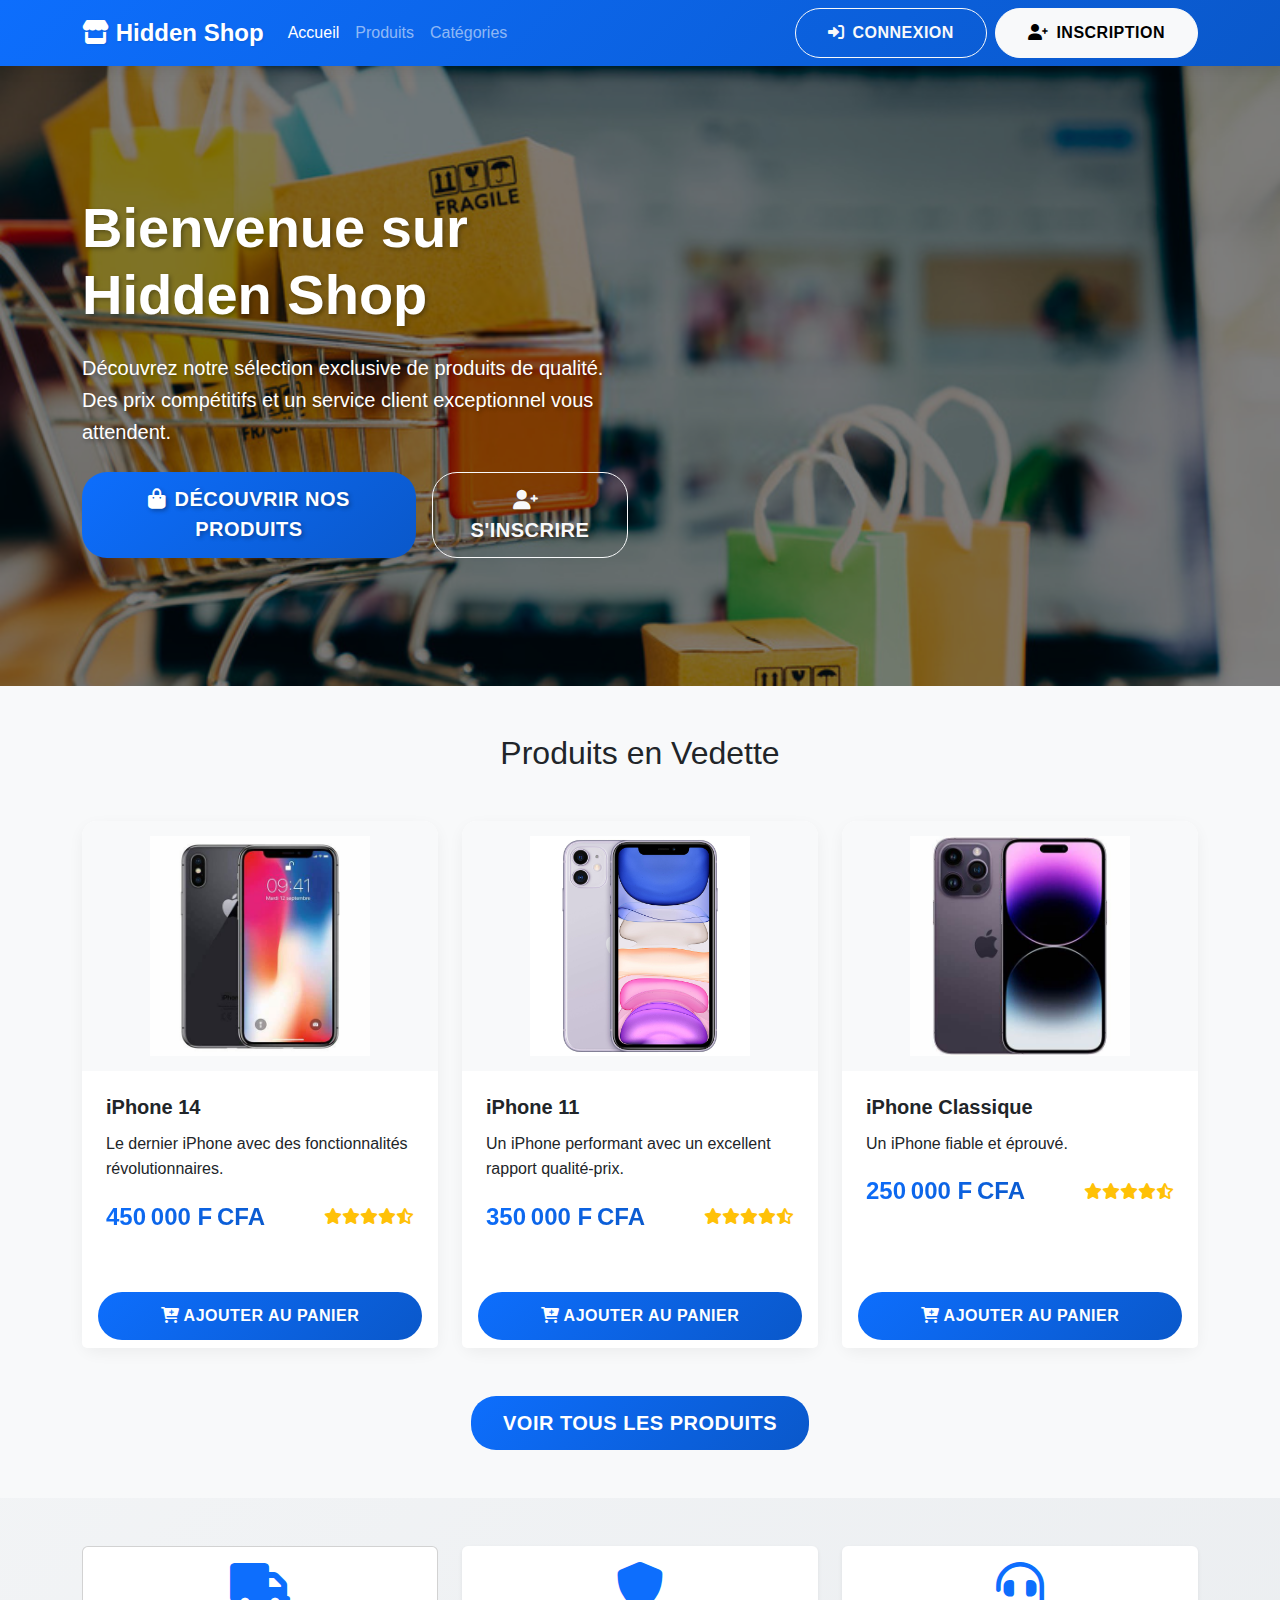
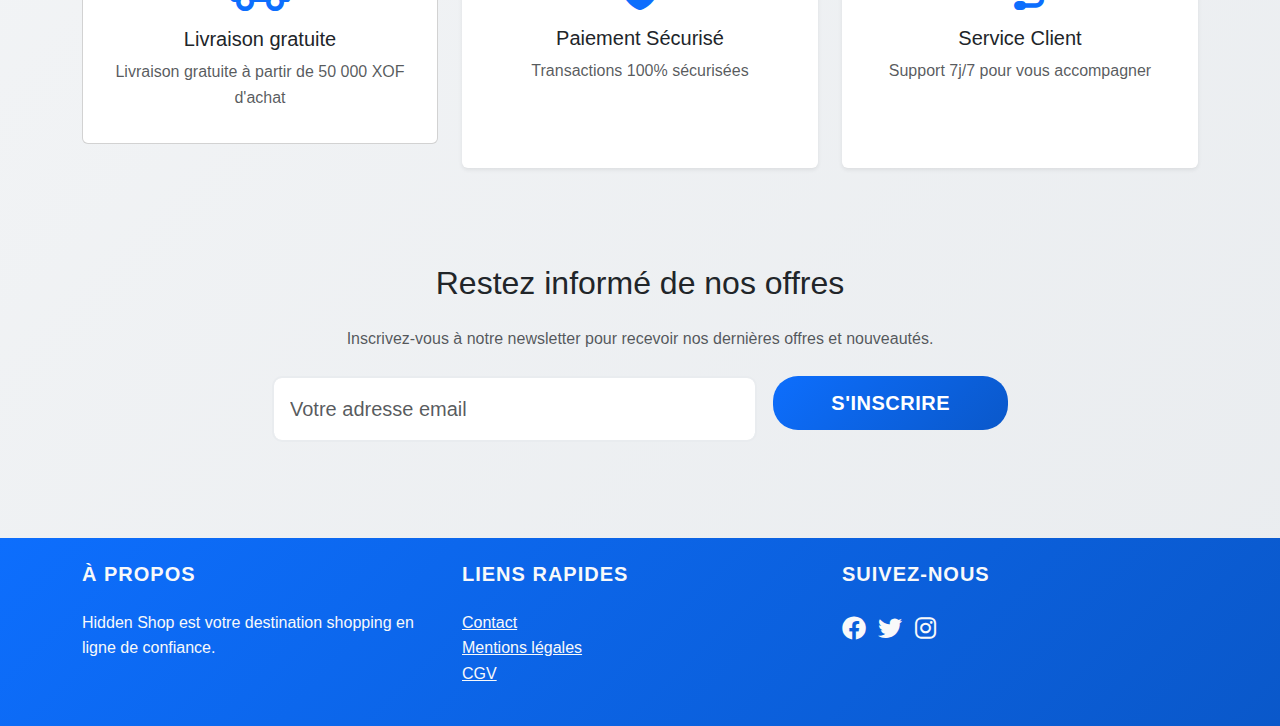
<file: index.html>
<!DOCTYPE html>
<html lang="fr">
<head>
    <meta charset="UTF-8">
    <meta name="viewport" content="width=device-width, initial-scale=1.0">
    <title>Hidden Shop - Votre boutique en ligne</title>
    <!-- Bootstrap CSS -->
    <link href="https://cdn.jsdelivr.net/npm/bootstrap@5.3.0/dist/css/bootstrap.min.css" rel="stylesheet">
    <!-- Font Awesome -->
    <link rel="stylesheet" href="https://cdnjs.cloudflare.com/ajax/libs/font-awesome/6.0.0/css/all.min.css">
    <!-- Custom CSS -->
    <link rel="stylesheet" href="css/style.css">
    <style>
        .scroll-to-top {
            position: fixed;
            bottom: 30px;
            right: 30px;
            background-color: #9dd9eb;
            color: #111;
            width: 50px;
            height: 50px;
            border-radius: 50%;
            display: flex;
            align-items: center;
            justify-content: center;
            cursor: pointer;
            opacity: 0;
            visibility: hidden;
            transition: all 0.3s ease;
            z-index: 1000;
            border: none;
            box-shadow: 0 2px 8px rgba(0,0,0,0.2);
        }

        .scroll-to-top.visible {
            opacity: 1;
            visibility: visible;
        }

        .scroll-to-top:hover {
            transform: translateY(-5px);
            background-color: #7bc8e0;
        }
    </style>
</head>
<body>
    <!-- Bouton retour en haut -->
    <button class="scroll-to-top" id="scrollToTop" title="Retour en haut">
        <i class="fas fa-arrow-up"></i>
    </button>

    <!-- Navigation -->
    <nav class="navbar navbar-expand-lg navbar-dark">
        <div class="container">
            <a class="navbar-brand" href="index.html">
                <i class="fas fa-store"></i> Hidden Shop
            </a>
            <button class="navbar-toggler" type="button" data-bs-toggle="collapse" data-bs-target="#navbarNav">
                <span class="navbar-toggler-icon"></span>
            </button>
            <div class="collapse navbar-collapse" id="navbarNav">
                <ul class="navbar-nav me-auto">
                    <li class="nav-item">
                        <a class="nav-link active" href="index.html">Accueil</a>
                    </li>
                    <li class="nav-item">
                        <a class="nav-link" href="produits.html">Produits</a>
                    </li>
                    <li class="nav-item">
                        <a class="nav-link" href="categories.html">Catégories</a>
                    </li>
                </ul>
                <div class="d-flex auth-buttons">
                    <!-- Les boutons de connexion seront injectés ici via JavaScript -->
                </div>
            </div>
        </div>
    </nav>

    <!-- Hero Section -->
    <section class="hero-section">
        <div class="container">
            <div class="row align-items-center">
                <div class="col-lg-6">
                    <h1 class="display-4 fw-bold mb-4">Bienvenue sur Hidden Shop</h1>
                    <p class="lead mb-4">Découvrez notre sélection exclusive de produits de qualité. Des prix compétitifs et un service client exceptionnel vous attendent.</p>
                    <div class="d-flex gap-3">
                        <a href="produits.html" class="btn btn-primary btn-lg">
                            <i class="fas fa-shopping-bag me-2"></i>Découvrir nos produits
                        </a>
                        <a href="inscription.html" class="btn btn-outline-light btn-lg">
                            <i class="fas fa-user-plus me-2"></i>S'inscrire
                        </a>
                    </div>
                </div>
            </div>
        </div>
    </section>

    <!-- Featured Products -->
    <section class="py-5 bg-light">
        <div class="container">
            <h2 class="text-center mb-5">Produits en Vedette</h2>
            <div class="row" id="featured-products">
                <!-- Les produits seront injectés ici via JavaScript -->
            </div>
            <div class="text-center mt-4">
                <a href="produits.html" class="btn btn-primary btn-lg">
                    Voir tous les produits
                </a>
            </div>
        </div>
    </section>

     <!-- Features Section -->
     <section class="py-5">
        <div class="container">
            <div class="row g-4">
                <div class="col-md-4">
                    <div class="card text-center mb-4">
                        <div class="card-body">
                            <i class="fas fa-truck fa-3x text-primary mb-3"></i>
                            <h5 class="card-title">Livraison gratuite</h5>
                            <p class="text-muted">Livraison gratuite à partir de 50 000 XOF d'achat</p>
                        </div>
                    </div>
                </div>
                <div class="col-md-4">
                    <div class="card h-100 border-0 shadow-sm">
                        <div class="card-body text-center">
                            <i class="fas fa-shield-alt fa-3x text-primary mb-3"></i>
                            <h3 class="h5">Paiement Sécurisé</h3>
                            <p class="text-muted">Transactions 100% sécurisées</p>
                        </div>
                    </div>
                </div>
                <div class="col-md-4">
                    <div class="card h-100 border-0 shadow-sm">
                        <div class="card-body text-center">
                            <i class="fas fa-headset fa-3x text-primary mb-3"></i>
                            <h3 class="h5">Service Client</h3>
                            <p class="text-muted">Support 7j/7 pour vous accompagner</p>
                        </div>
                    </div>
                </div>
            </div>
        </div>
    </section>

    <!-- Newsletter -->
    <section class="py-5">
        <div class="container">
            <div class="row justify-content-center">
                <div class="col-md-8 text-center">
                    <h2 class="mb-4">Restez informé de nos offres</h2>
                    <p class="text-muted mb-4">Inscrivez-vous à notre newsletter pour recevoir nos dernières offres et nouveautés.</p>
                    <form class="row g-3 justify-content-center">
                        <div class="col-md-8">
                            <input type="email" class="form-control form-control-lg" placeholder="Votre adresse email">
                        </div>
                        <div class="col-md-4">
                            <button type="submit" class="btn btn-primary btn-lg w-100">S'inscrire</button>
                        </div>
                    </form>
                </div>
            </div>
        </div>
    </section>

    <!-- Footer -->
    <footer class="bg-dark text-light py-4">
        <div class="container">
            <div class="row">
                <div class="col-md-4">
                    <h5>À propos</h5>
                    <p>Hidden Shop est votre destination shopping en ligne de confiance.</p>
                </div>
                <div class="col-md-4">
                    <h5>Liens rapides</h5>
                    <ul class="list-unstyled">
                        <li><a href="contact.html" class="text-light">Contact</a></li>
                        <li><a href="mentions-legales.html" class="text-light">Mentions légales</a></li>
                        <li><a href="cgv.html" class="text-light">CGV</a></li>
                    </ul>
                </div>
                <div class="col-md-4">
                    <h5>Suivez-nous</h5>
                    <div class="social-links">
                        <a href="#" class="text-light me-2"><i class="fab fa-facebook"></i></a>
                        <a href="#" class="text-light me-2"><i class="fab fa-twitter"></i></a>
                        <a href="#" class="text-light me-2"><i class="fab fa-instagram"></i></a>
                    </div>
                </div>
            </div>
        </div>
    </footer>

    <!-- Bootstrap JS -->
    <script src="https://cdn.jsdelivr.net/npm/bootstrap@5.3.0/dist/js/bootstrap.bundle.min.js"></script>
    <!-- Custom JS -->
    <script src="js/auth.js"></script>
    <script src="js/products.js"></script>
    <script>
        // Gestion du bouton retour en haut
        const scrollToTopButton = document.getElementById('scrollToTop');

        window.addEventListener('scroll', () => {
            if (window.pageYOffset > 300) {
                scrollToTopButton.classList.add('visible');
            } else {
                scrollToTopButton.classList.remove('visible');
            }
        });

        scrollToTopButton.addEventListener('click', () => {
            window.scrollTo({
                top: 0,
                behavior: 'smooth'
            });
        });

        // Afficher les produits en vedette
        document.addEventListener('DOMContentLoaded', function() {
            const featuredProducts = products.slice(0, 3); // Afficher les 3 premiers produits
            const featuredProductsContainer = document.getElementById('featured-products');
            if (featuredProductsContainer) {
                featuredProductsContainer.innerHTML = featuredProducts.map(product => createProductCard(product)).join('');
            }
        });
    </script>
</body>
</html>
</file>
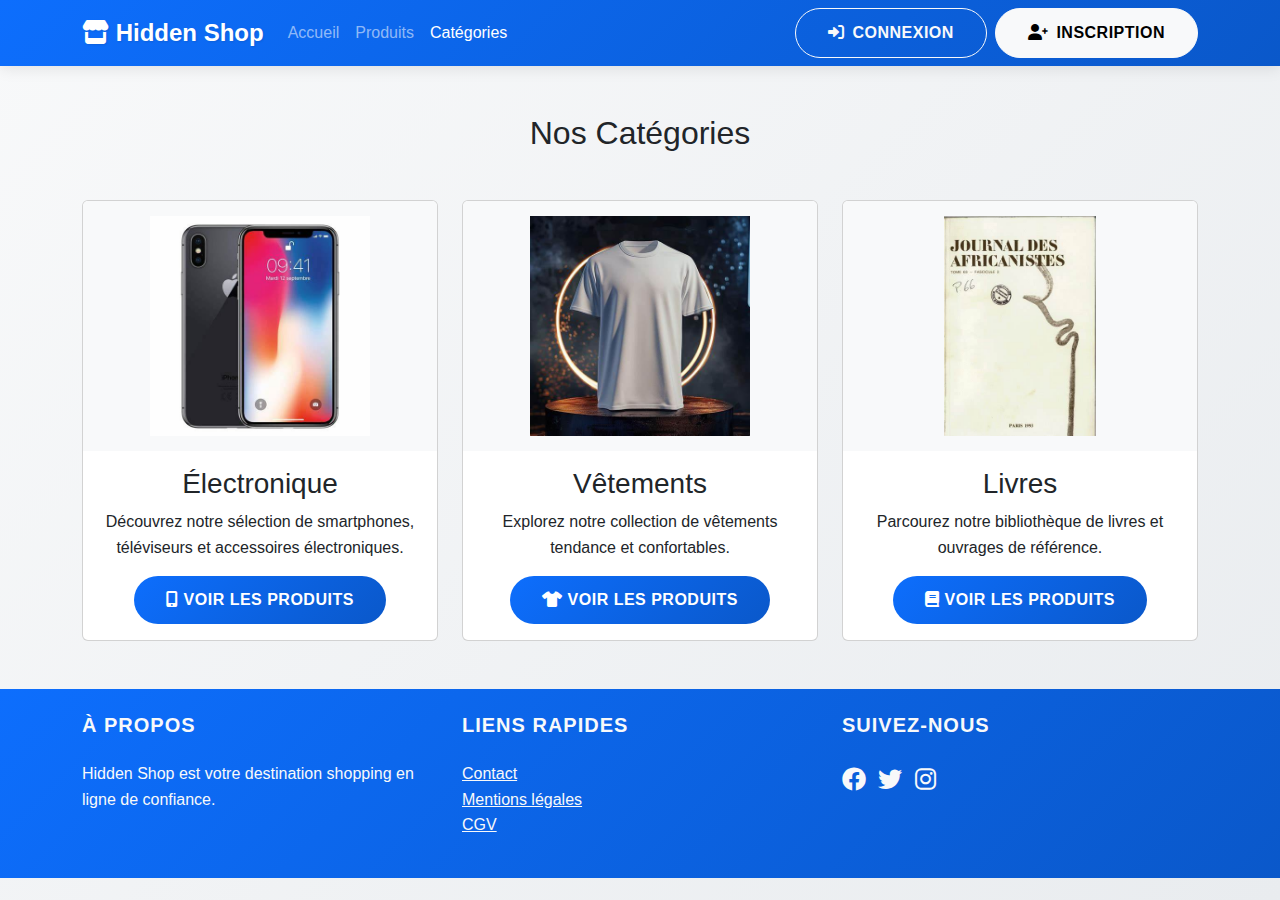
<file: categories.html>
<!DOCTYPE html>
<html lang="fr">
<head>
    <meta charset="UTF-8">
    <meta name="viewport" content="width=device-width, initial-scale=1.0">
    <title>Catégories - Hidden Shop</title>
    <!-- Bootstrap CSS -->
    <link href="https://cdn.jsdelivr.net/npm/bootstrap@5.3.0/dist/css/bootstrap.min.css" rel="stylesheet">
    <!-- Font Awesome -->
    <link rel="stylesheet" href="https://cdnjs.cloudflare.com/ajax/libs/font-awesome/6.0.0/css/all.min.css">
    <!-- Custom CSS -->
    <link rel="stylesheet" href="css/style.css">
    <style>
        .category-card img {
            height: 250px;
            width: 100%;
            object-fit: contain;
            background: #f8f9fa;
            display: block;
            padding: 15px;
        }
    </style>
</head>
<body>
    <!-- Navigation -->
    <nav class="navbar navbar-expand-lg navbar-dark bg-primary">
        <div class="container">
            <a class="navbar-brand" href="index.html">
                <i class="fas fa-store"></i> Hidden Shop
            </a>
            <button class="navbar-toggler" type="button" data-bs-toggle="collapse" data-bs-target="#navbarNav">
                <span class="navbar-toggler-icon"></span>
            </button>
            <div class="collapse navbar-collapse" id="navbarNav">
                <ul class="navbar-nav me-auto">
                    <li class="nav-item">
                        <a class="nav-link" href="index.html">Accueil</a>
                    </li>
                    <li class="nav-item">
                        <a class="nav-link" href="produits.html">Produits</a>
                    </li>
                    <li class="nav-item">
                        <a class="nav-link active" href="categories.html">Catégories</a>
                    </li>
                </ul>
                <div class="d-flex auth-buttons">
                    <!-- Les boutons de connexion seront injectés ici via JavaScript -->
                </div>
            </div>
        </div>
    </nav>

    <!-- Categories Section -->
    <div class="container my-5">
        <h2 class="text-center mb-5">Nos Catégories</h2>
        
        <div class="row g-4">
            <!-- Électronique -->
            <div class="col-md-4">
                <div class="card category-card h-100">
                    <img src="images/iphone 14.jpeg" class="card-img-top" alt="Électronique">
                    <div class="card-body text-center">
                        <h3 class="card-title">Électronique</h3>
                        <p class="card-text">Découvrez notre sélection de smartphones, téléviseurs et accessoires électroniques.</p>
                        <a href="produits.html?category=electronics" class="btn btn-primary">
                            <i class="fas fa-mobile-alt"></i> Voir les produits
                        </a>
                    </div>
                </div>
            </div>

            <!-- Vêtements -->
            <div class="col-md-4">
                <div class="card category-card h-100">
                    <img src="images/tshirt.jpeg" class="card-img-top" alt="Vêtements">
                    <div class="card-body text-center">
                        <h3 class="card-title">Vêtements</h3>
                        <p class="card-text">Explorez notre collection de vêtements tendance et confortables.</p>
                        <a href="produits.html?category=clothing" class="btn btn-primary">
                            <i class="fas fa-tshirt"></i> Voir les produits
                        </a>
                    </div>
                </div>
            </div>

            <!-- Livres -->
            <div class="col-md-4">
                <div class="card category-card h-100">
                    <img src="images/livre3.jpeg" class="card-img-top" alt="Livres">
                    <div class="card-body text-center">
                        <h3 class="card-title">Livres</h3>
                        <p class="card-text">Parcourez notre bibliothèque de livres et ouvrages de référence.</p>
                        <a href="produits.html?category=books" class="btn btn-primary">
                            <i class="fas fa-book"></i> Voir les produits
                        </a>
                    </div>
                </div>
            </div>
        </div>
    </div>

    <!-- Footer -->
    <footer class="bg-dark text-light py-4">
        <div class="container">
            <div class="row">
                <div class="col-md-4">
                    <h5>À propos</h5>
                    <p>Hidden Shop est votre destination shopping en ligne de confiance.</p>
                </div>
                <div class="col-md-4">
                    <h5>Liens rapides</h5>
                    <ul class="list-unstyled">
                        <li><a href="contact.html" class="text-light">Contact</a></li>
                        <li><a href="mentions-legales.html" class="text-light">Mentions légales</a></li>
                        <li><a href="cgv.html" class="text-light">CGV</a></li>
                    </ul>
                </div>
                <div class="col-md-4">
                    <h5>Suivez-nous</h5>
                    <div class="social-links">
                        <a href="#" class="text-light me-2"><i class="fab fa-facebook"></i></a>
                        <a href="#" class="text-light me-2"><i class="fab fa-twitter"></i></a>
                        <a href="#" class="text-light me-2"><i class="fab fa-instagram"></i></a>
                    </div>
                </div>
            </div>
        </div>
    </footer>

    <!-- Bootstrap JS -->
    <script src="https://cdn.jsdelivr.net/npm/bootstrap@5.3.0/dist/js/bootstrap.bundle.min.js"></script>
    <!-- Custom JS -->
    <script src="js/auth.js"></script>
</body>
</html>
</file>
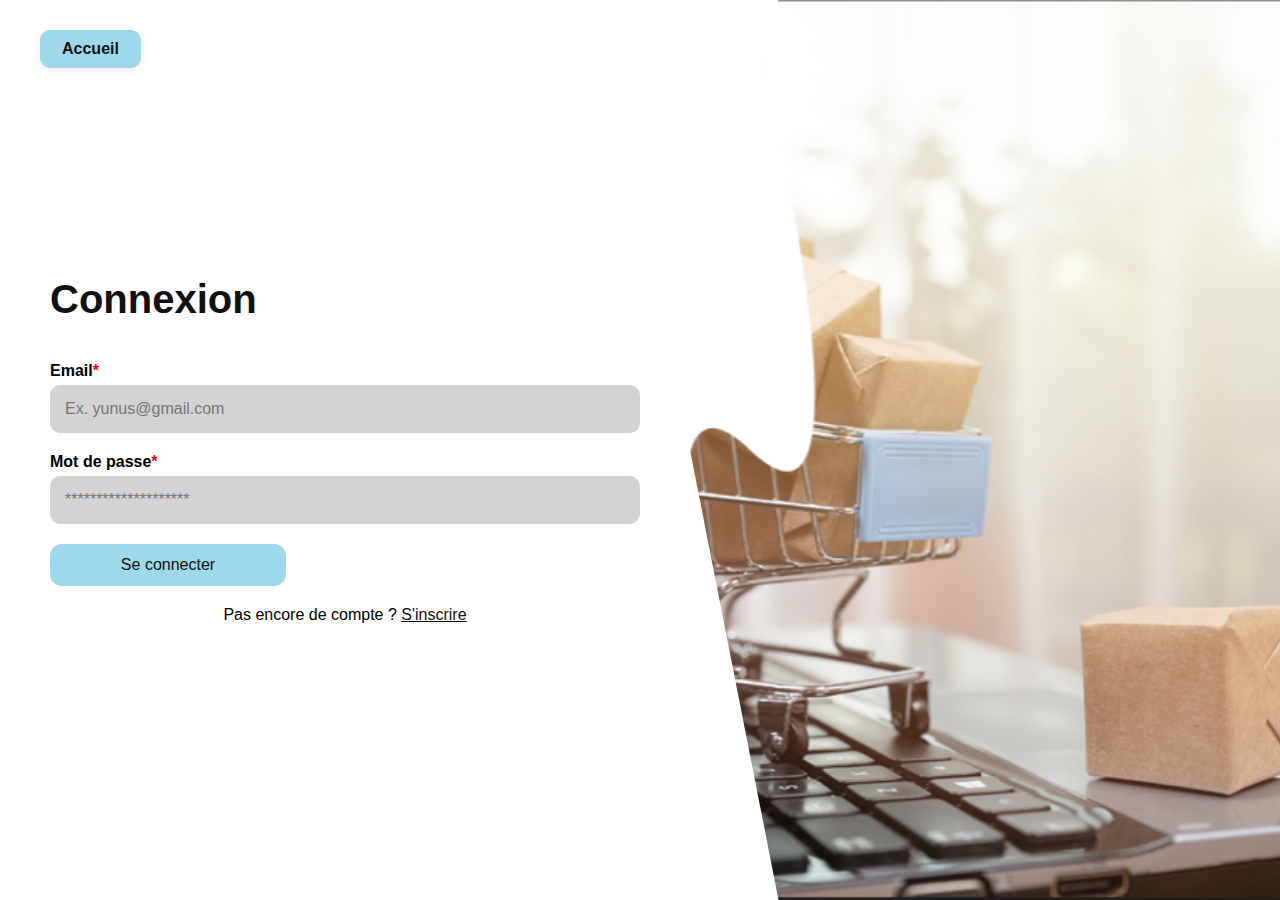
<file: commandes.html>
<!DOCTYPE html>
<html lang="fr">
<head>
    <meta charset="UTF-8">
    <meta name="viewport" content="width=device-width, initial-scale=1.0">
    <title>Mes Commandes - Hidden Shop</title>
    <!-- Bootstrap CSS -->
    <link href="https://cdn.jsdelivr.net/npm/bootstrap@5.3.0/dist/css/bootstrap.min.css" rel="stylesheet">
    <!-- Font Awesome -->
    <link rel="stylesheet" href="https://cdnjs.cloudflare.com/ajax/libs/font-awesome/6.0.0/css/all.min.css">
    <!-- Custom CSS -->
    <link rel="stylesheet" href="css/style.css">
    <style>
        .order-card {
            transition: all 0.3s ease;
        }
        .order-card:hover {
            transform: translateY(-5px);
        }
        .status-badge {
            padding: 0.5rem 1rem;
            border-radius: 20px;
            font-size: 0.9rem;
        }
        .status-pending {
            background-color: #fff3cd;
            color: #856404;
        }
        .status-shipped {
            background-color: #cce5ff;
            color: #004085;
        }
        .status-delivered {
            background-color: #d4edda;
            color: #155724;
        }
        .status-cancelled {
            background-color: #f8d7da;
            color: #721c24;
        }
    </style>
</head>
<body>
    <!-- Navigation -->
    <nav class="navbar navbar-expand-lg navbar-dark">
        <div class="container">
            <a class="navbar-brand" href="index.html">
                <i class="fas fa-store"></i> Hidden Shop
            </a>
            <button class="navbar-toggler" type="button" data-bs-toggle="collapse" data-bs-target="#navbarNav">
                <span class="navbar-toggler-icon"></span>
            </button>
            <div class="collapse navbar-collapse" id="navbarNav">
                <ul class="navbar-nav me-auto">
                    <li class="nav-item">
                        <a class="nav-link" href="index.html">Accueil</a>
                    </li>
                    <li class="nav-item">
                        <a class="nav-link" href="produits.html">Produits</a>
                    </li>
                    <li class="nav-item">
                        <a class="nav-link" href="categories.html">Catégories</a>
                    </li>
                </ul>
                <div class="d-flex auth-buttons">
                    <!-- Les boutons de connexion seront injectés ici via JavaScript -->
                </div>
            </div>
        </div>
    </nav>

    <!-- Orders Section -->
    <section class="py-5">
        <div class="container">
            <h2 class="mb-4">Mes Commandes</h2>
            
            <!-- Filtres -->
            <div class="row mb-4">
                <div class="col-md-6">
                    <div class="input-group">
                        <input type="text" class="form-control" placeholder="Rechercher une commande..." id="searchOrder">
                        <button class="btn btn-outline-primary" type="button">
                            <i class="fas fa-search"></i>
                        </button>
                    </div>
                </div>
                <div class="col-md-6">
                    <select class="form-select" id="statusFilter">
                        <option value="">Tous les statuts</option>
                        <option value="pending">En attente</option>
                        <option value="shipped">Expédiée</option>
                        <option value="delivered">Livrée</option>
                        <option value="cancelled">Annulée</option>
                    </select>
                </div>
            </div>

            <!-- Liste des commandes -->
            <div id="orders-list">
                <!-- Les commandes seront injectées ici via JavaScript -->
            </div>
        </div>
    </section>

    <!-- Footer -->
    <footer class="bg-dark text-light py-4">
        <div class="container">
            <div class="row">
                <div class="col-md-4">
                    <h5>À propos</h5>
                    <p>Hidden Shop est votre destination shopping en ligne de confiance.</p>
                </div>
                <div class="col-md-4">
                    <h5>Liens rapides</h5>
                    <ul class="list-unstyled">
                        <li><a href="contact.html" class="text-light">Contact</a></li>
                        <li><a href="mentions-legales.html" class="text-light">Mentions légales</a></li>
                        <li><a href="cgv.html" class="text-light">CGV</a></li>
                    </ul>
                </div>
                <div class="col-md-4">
                    <h5>Suivez-nous</h5>
                    <div class="social-links">
                        <a href="#" class="text-light me-2"><i class="fab fa-facebook"></i></a>
                        <a href="#" class="text-light me-2"><i class="fab fa-twitter"></i></a>
                        <a href="#" class="text-light me-2"><i class="fab fa-instagram"></i></a>
                    </div>
                </div>
            </div>
        </div>
    </footer>

    <!-- Bootstrap JS -->
    <script src="https://cdn.jsdelivr.net/npm/bootstrap@5.3.0/dist/js/bootstrap.bundle.min.js"></script>
    <!-- Custom JS -->
    <script src="js/auth.js"></script>
    <script>
        // Fonction pour formater le prix en XOF
        function formatPrice(price) {
            return new Intl.NumberFormat('fr-FR', {
                style: 'currency',
                currency: 'XOF',
                minimumFractionDigits: 0,
                maximumFractionDigits: 0
            }).format(price);
        }

        // Fonction pour afficher les commandes
        function displayOrders() {
            const ordersContainer = document.getElementById('orders-list');
            const orders = JSON.parse(localStorage.getItem('orders') || '[]');

            if (orders.length === 0) {
                ordersContainer.innerHTML = `
                    <div class="text-center py-5">
                        <i class="fas fa-shopping-bag fa-3x text-muted mb-3"></i>
                        <h4>Aucune commande</h4>
                        <p class="text-muted">Vous n'avez pas encore passé de commande.</p>
                        <a href="produits.html" class="btn btn-primary">
                            <i class="fas fa-shopping-cart me-2"></i>Découvrir nos produits
                        </a>
                    </div>
                `;
                return;
            }

            ordersContainer.innerHTML = orders.map(order => `
                <div class="card mb-4">
                    <div class="card-header bg-white">
                        <div class="row align-items-center">
                            <div class="col-md-6">
                                <h5 class="mb-0">Commande #${order.id}</h5>
                                <small class="text-muted">${new Date(order.date).toLocaleDateString()}</small>
                            </div>
                            <div class="col-md-3">
                                <span class="badge bg-${getStatusBadgeColor(order.status)}">
                                    ${getStatusLabel(order.status)}
                                </span>
                            </div>
                            <div class="col-md-3 text-end">
                                <h5 class="mb-0">${formatPrice(order.total)}</h5>
                            </div>
                        </div>
                    </div>
                    <div class="card-body">
                        <div class="table-responsive">
                            <table class="table">
                                <thead>
                                    <tr>
                                        <th>Article</th>
                                        <th>Quantité</th>
                                        <th>Prix unitaire</th>
                                        <th>Total</th>
                                    </tr>
                                </thead>
                                <tbody>
                                    ${order.items.map(item => `
                                        <tr>
                                            <td>
                                                <div class="d-flex align-items-center">
                                                    <img src="${item.image}" class="img-thumbnail me-3" style="width: 50px;" alt="${item.name}">
                                                    <div>
                                                        <h6 class="mb-0">${item.name}</h6>
                                                        <small class="text-muted">${item.description}</small>
                                                    </div>
                                                </div>
                                            </td>
                                            <td>${item.quantity}</td>
                                            <td>${formatPrice(item.price)}</td>
                                            <td>${formatPrice(item.quantity * item.price)}</td>
                                        </tr>
                                    `).join('')}
                                </tbody>
                                <tfoot>
                                    <tr>
                                        <td colspan="3" class="text-end"><strong>Total</strong></td>
                                        <td><strong>${formatPrice(order.total)}</strong></td>
                                    </tr>
                                </tfoot>
                            </table>
                        </div>
                    </div>
                </div>
            `).join('');
        }

        // Fonction pour obtenir la couleur du badge selon le statut
        function getStatusBadgeColor(status) {
            switch (status) {
                case 'pending': return 'warning';
                case 'processing': return 'info';
                case 'shipped': return 'primary';
                case 'delivered': return 'success';
                case 'cancelled': return 'danger';
                default: return 'secondary';
            }
        }

        // Fonction pour obtenir le libellé du statut
        function getStatusLabel(status) {
            switch (status) {
                case 'pending': return 'En attente';
                case 'processing': return 'En cours de traitement';
                case 'shipped': return 'Expédiée';
                case 'delivered': return 'Livrée';
                case 'cancelled': return 'Annulée';
                default: return status;
            }
        }

        // Afficher les commandes au chargement de la page
        document.addEventListener('DOMContentLoaded', function() {
            if (!auth.isAuthenticated) {
                window.location.href = 'connexion.html';
                return;
            }
            displayOrders();
        });

        // Filtrage des commandes
        document.getElementById('searchOrder').addEventListener('input', filterOrders);
        document.getElementById('statusFilter').addEventListener('change', filterOrders);

        function filterOrders() {
            const searchTerm = document.getElementById('searchOrder').value.toLowerCase();
            const statusFilter = document.getElementById('statusFilter').value;

            const filteredOrders = orders.filter(order => {
                const matchesSearch = order.id.toLowerCase().includes(searchTerm) ||
                    order.items.some(item => item.name.toLowerCase().includes(searchTerm));
                const matchesStatus = !statusFilter || order.status === statusFilter;
                return matchesSearch && matchesStatus;
            });

            displayOrders(filteredOrders);
        }
    </script>
</body>
</html>
</file>
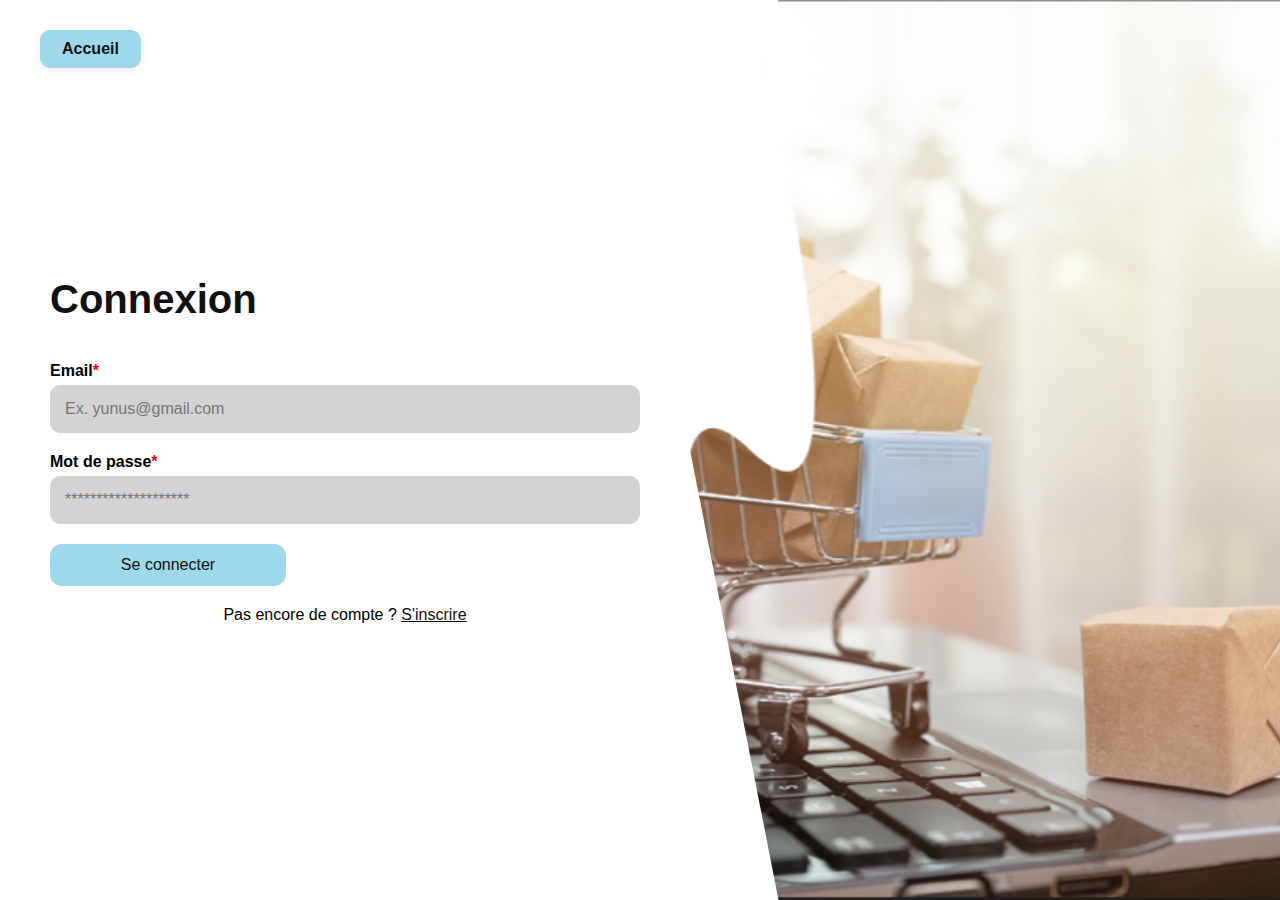
<file: confirmation.html>
<!DOCTYPE html>
<html lang="fr">
<head>
    <meta charset="UTF-8">
    <meta name="viewport" content="width=device-width, initial-scale=1.0">
    <title>Confirmation de commande - Hidden Shop</title>
    <link href="https://cdn.jsdelivr.net/npm/bootstrap@5.3.0/dist/css/bootstrap.min.css" rel="stylesheet">
    <link rel="stylesheet" href="https://cdnjs.cloudflare.com/ajax/libs/font-awesome/6.0.0/css/all.min.css">
    <link rel="stylesheet" href="css/style.css">
    <style>
        .confirmation-animation {
            width: 150px;
            height: 150px;
            margin: 0 auto;
            position: relative;
        }
        .checkmark {
            width: 100%;
            height: 100%;
            border-radius: 50%;
            display: block;
            stroke-width: 2;
            stroke: #4bb71b;
            stroke-miterlimit: 10;
            box-shadow: inset 0px 0px 0px #4bb71b;
            animation: fill .4s ease-in-out .4s forwards, scale .3s ease-in-out .9s both;
            position: relative;
            top: 0;
            margin: 0 auto;
        }
        .checkmark__circle {
            stroke-dasharray: 166;
            stroke-dashoffset: 166;
            stroke-width: 2;
            stroke-miterlimit: 10;
            stroke: #4bb71b;
            fill: none;
            animation: stroke 0.6s cubic-bezier(0.65, 0, 0.45, 1) forwards;
        }
        .checkmark__check {
            transform-origin: 50% 50%;
            stroke-dasharray: 48;
            stroke-dashoffset: 48;
            animation: stroke 0.3s cubic-bezier(0.65, 0, 0.45, 1) 0.8s forwards;
        }
        @keyframes stroke {
            100% { stroke-dashoffset: 0; }
        }
        @keyframes scale {
            0%, 100% { transform: none; }
            50% { transform: scale3d(1.1, 1.1, 1); }
        }
        @keyframes fill {
            100% { box-shadow: inset 0px 0px 0px 30px #4bb71b; }
        }
    </style>
</head>
<body>
    <nav class="navbar navbar-expand-lg navbar-dark">
        <div class="container">
            <a class="navbar-brand" href="index.html">
                <i class="fas fa-store"></i> Hidden Shop
            </a>
            <button class="navbar-toggler" type="button" data-bs-toggle="collapse" data-bs-target="#navbarNav">
                <span class="navbar-toggler-icon"></span>
            </button>
            <div class="collapse navbar-collapse" id="navbarNav">
                <ul class="navbar-nav me-auto">
                    <li class="nav-item">
                        <a class="nav-link" href="index.html">Accueil</a>
                    </li>
                    <li class="nav-item">
                        <a class="nav-link" href="produits.html">Produits</a>
                    </li>
                    <li class="nav-item">
                        <a class="nav-link" href="categories.html">Catégories</a>
                    </li>
                </ul>
                <div class="d-flex auth-buttons">
                </div>
            </div>
        </div>
    </nav>

    <section class="py-5">
        <div class="container">
            <div class="row justify-content-center">
                <div class="col-lg-8 text-center">
                    <div class="confirmation-animation mb-4">
                        <svg class="checkmark" xmlns="http://www.w3.org/2000/svg" viewBox="0 0 52 52">
                            <circle class="checkmark__circle" cx="26" cy="26" r="25" fill="none"/>
                            <path class="checkmark__check" fill="none" d="M14.1 27.2l7.1 7.2 16.7-16.8"/>
                        </svg>
                    </div>
                    <h2 class="mb-4">Commande confirmée !</h2>
                    <p class="lead mb-4">Merci pour votre commande. Votre numéro de commande est : <strong id="orderNumber"></strong></p>
                    <p class="text-muted mb-4">Un email de confirmation a été envoyé à votre adresse email.</p>

                    <div class="card shadow-sm mb-4">
                        <div class="card-body">
                            <h5 class="card-title mb-4">Détails de votre commande</h5>
                            <div class="table-responsive">
                                <table class="table">
                                    <thead>
                                        <tr>
                                            <th>Article</th>
                                            <th>Quantité</th>
                                            <th>Prix unitaire</th>
                                            <th>Total</th>
                                        </tr>
                                    </thead>
                                    <tbody id="orderItems">
                                    </tbody>
                                    <tfoot>
                                        <tr>
                                            <td colspan="3" class="text-end"><strong>Total</strong></td>
                                            <td><strong id="orderTotal">0.00 XOF</strong></td>
                                        </tr>
                                    </tfoot>
                                </table>
                            </div>
                        </div>
                    </div>

                    <div class="d-flex justify-content-center gap-3">
                        <a href="commandes.html" class="btn btn-primary">
                            <i class="fas fa-shopping-bag me-2"></i>Voir mes commandes
                        </a>
                        <a href="produits.html" class="btn btn-outline-primary">
                            <i class="fas fa-arrow-left me-2"></i>Continuer mes achats
                        </a>
                    </div>
                </div>
            </div>
        </div>
    </section>

    <footer class="bg-dark text-light py-4">
        <div class="container">
            <div class="row">
                <div class="col-md-4">
                    <h5>À propos</h5>
                    <p>Hidden Shop est votre destination shopping en ligne de confiance.</p>
                </div>
                <div class="col-md-4">
                    <h5>Liens rapides</h5>
                    <ul class="list-unstyled">
                        <li><a href="contact.html" class="text-light">Contact</a></li>
                        <li><a href="mentions-legales.html" class="text-light">Mentions légales</a></li>
                        <li><a href="cgv.html" class="text-light">CGV</a></li>
                    </ul>
                </div>
                <div class="col-md-4">
                    <h5>Suivez-nous</h5>
                    <div class="social-links">
                        <a href="#" class="text-light me-2"><i class="fab fa-facebook"></i></a>
                        <a href="#" class="text-light me-2"><i class="fab fa-twitter"></i></a>
                        <a href="#" class="text-light me-2"><i class="fab fa-instagram"></i></a>
                    </div>
                </div>
            </div>
        </div>
    </footer>

    <script src="https://cdn.jsdelivr.net/npm/bootstrap@5.3.0/dist/js/bootstrap.bundle.min.js"></script>
    <script src="js/auth.js"></script>
    <script>
        document.addEventListener('DOMContentLoaded', function() {
            if (!auth.isAuthenticated) {
                window.location.href = 'connexion.html';
                return;
            }

            const orderData = JSON.parse(localStorage.getItem('currentOrder'));
            if (!orderData) {
                window.location.href = 'produits.html';
                return;
            }

            document.getElementById('orderNumber').textContent = orderData.id;

            const orderItems = document.getElementById('orderItems');
            orderItems.innerHTML = orderData.items.map(item => `
                <tr>
                    <td>${item.name}</td>
                    <td>${item.quantity}</td>
                    <td>${formatPrice(item.price)}</td>
                    <td>${formatPrice(item.price * item.quantity)}</td>
                </tr>
            `).join('');

            document.getElementById('orderTotal').textContent = formatPrice(orderData.total);

            localStorage.removeItem('cart');
        });

        function formatPrice(price) {
            return new Intl.NumberFormat('fr-FR', {
                style: 'currency',
                currency: 'XOF',
                minimumFractionDigits: 0,
                maximumFractionDigits: 0
            }).format(price);
        }
    </script>
</body>
</html>
</file>
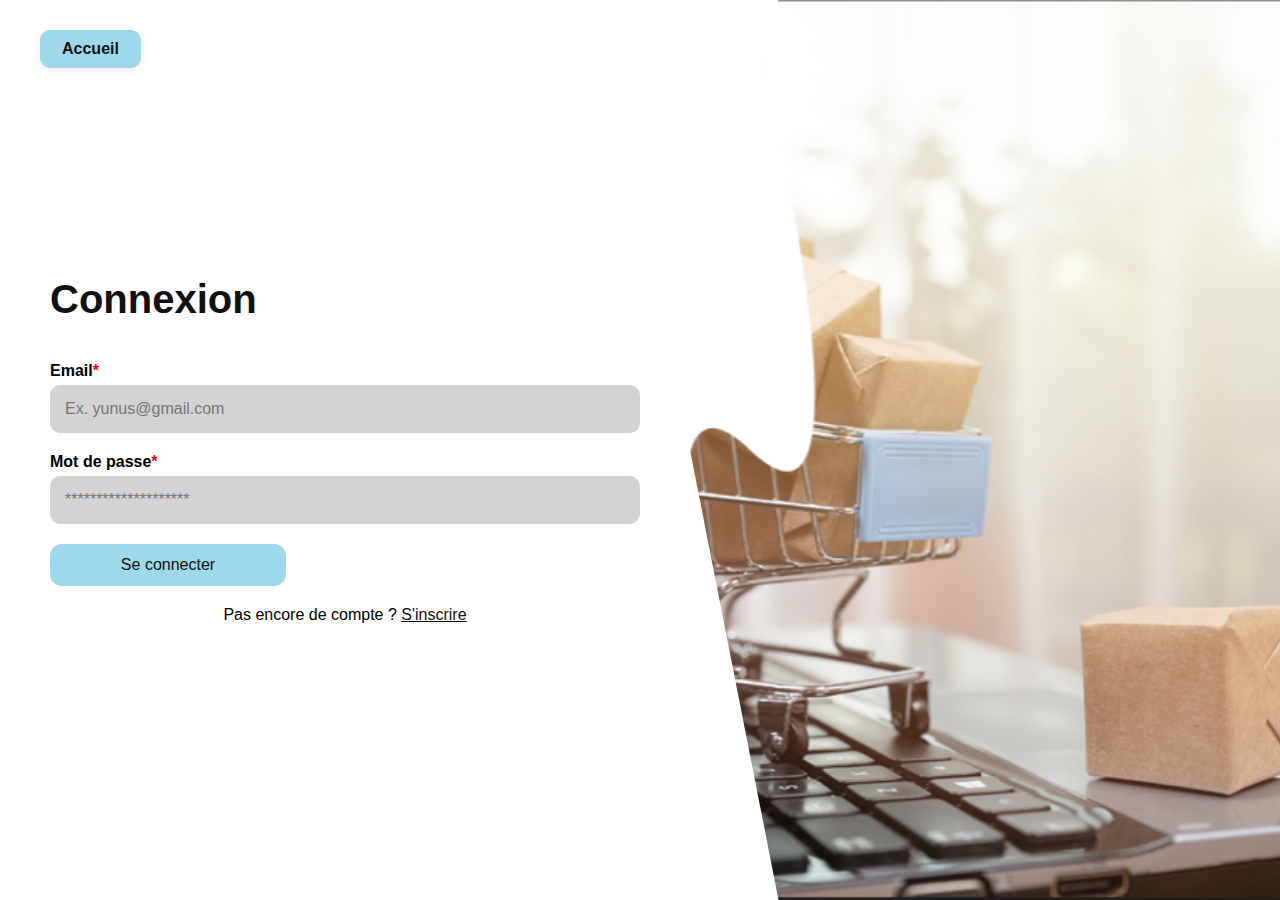
<file: connexion.html>
<!DOCTYPE html>
<html lang="fr">
<head>
    <meta charset="UTF-8">
    <meta name="viewport" content="width=device-width, initial-scale=1.0">
    <title>Connexion</title>
    <style>
        * {
            box-sizing: border-box;
            margin: 0;
            padding: 0;
            font-family: 'Segoe UI', sans-serif;
        }

        body, html {
            height: 100%;
        }

        .container {
            display: flex;
            height: 100vh;
            width: 100%;
        }

        .form-container {
            flex: 1;
            background-color: white;
            padding: 50px;
            display: flex;
            flex-direction: column;
            justify-content: center;
            position: relative;
            z-index: 1;
        }

        h1 {
            font-size: 2.5em;
            margin-bottom: 40px;
            color: #111;
        }

        form {
            display: flex;
            flex-direction: column;
        }

        label {
            margin-bottom: 5px;
            font-weight: 600;
        }

        label span {
            color: red;
        }

        input {
            margin-bottom: 20px;
            padding: 15px;
            border: none;
            border-radius: 10px;
            background-color: #d3d3d3;
            font-size: 1em;
        }

        button {
            padding: 12px 20px;
            background-color: #9dd9eb;
            border: none;
            border-radius: 12px;
            font-size: 1em;
            color: #111;
            cursor: pointer;
            width: 40%;
        }

        .image-container {
            flex: 1;
            background: url('images/connexion.png') no-repeat center center/cover;
            clip-path: polygon(15% 0%, 100% 0%, 100% 100%, 15% 100%, 0% 50%);
        }

        .alert {
            position: fixed;
            top: 30px;
            right: 30px;
            background: #ff4d4d;
            color: #fff;
            padding: 16px 24px;
            border-radius: 8px;
            font-size: 1.1em;
            z-index: 1000;
            box-shadow: 0 2px 8px rgba(0,0,0,0.2);
            animation: fadeIn 0.5s;
        }

        @keyframes fadeIn {
            from { opacity: 0; transform: translateY(-20px);}
            to { opacity: 1; transform: translateY(0);}
        }

        .fade-out {
            opacity: 0;
            transition: opacity 0.5s;
        }
    </style>
</head>
<body>
    <a href="index.html" style="position: absolute; top: 30px; left: 40px; z-index: 1000; background: #9dd9eb; color: #111; padding: 10px 22px; border-radius: 10px; text-decoration: none; font-weight: bold; box-shadow: 0 2px 8px rgba(0,0,0,0.08); transition: background 0.2s;">Accueil</a>
    <div class="container">
        <div class="form-container">
            <h1>Connexion</h1>
            <form id="loginForm" onsubmit="return handleLogin(event)">
                <label for="email">Email<span>*</span></label>
                <input type="email" id="email" placeholder="Ex. yunus@gmail.com" required>

                <label for="password">Mot de passe<span>*</span></label>
                <input type="password" id="password" placeholder="********************" required>

                <button type="submit">Se connecter</button>
                <div class="register-link" style="margin-top: 20px; text-align: center;">
                  Pas encore de compte ? <a href="inscription.html" id="goToInscription" style="color: #111; text-decoration: underline;">S'inscrire</a>
                </div>
            </form>
        </div>
        <div class="image-container"></div>
    </div>
    <!-- Bootstrap JS -->
    <script src="https://cdn.jsdelivr.net/npm/bootstrap@5.3.0/dist/js/bootstrap.bundle.min.js"></script>
    <!-- Custom JS -->
    <script src="js/auth.js"></script>
    <script>
        function handleLogin(event) {
            event.preventDefault();
            
            const email = document.getElementById('email').value;
            const password = document.getElementById('password').value;
            
            if (auth.login(email, password)) {
                window.location.href = 'index.html';
            } else {
                const notification = document.createElement('div');
                notification.className = 'alert alert-danger position-fixed top-0 end-0 m-3 fade-in';
                notification.style.zIndex = '1000';
                notification.textContent = 'Email ou mot de passe incorrect';
                
                document.body.appendChild(notification);
                
                setTimeout(() => {
                    notification.remove();
                }, 3000);
            }
            
            return false;
        }

        document.getElementById('goToInscription').addEventListener('click', function(e) {
          e.preventDefault();
          document.body.classList.add('fade-out');
          setTimeout(function() {
            window.location.href = 'inscription.html';
          }, 500);
        });
    </script>
</body>
</html>
</file>
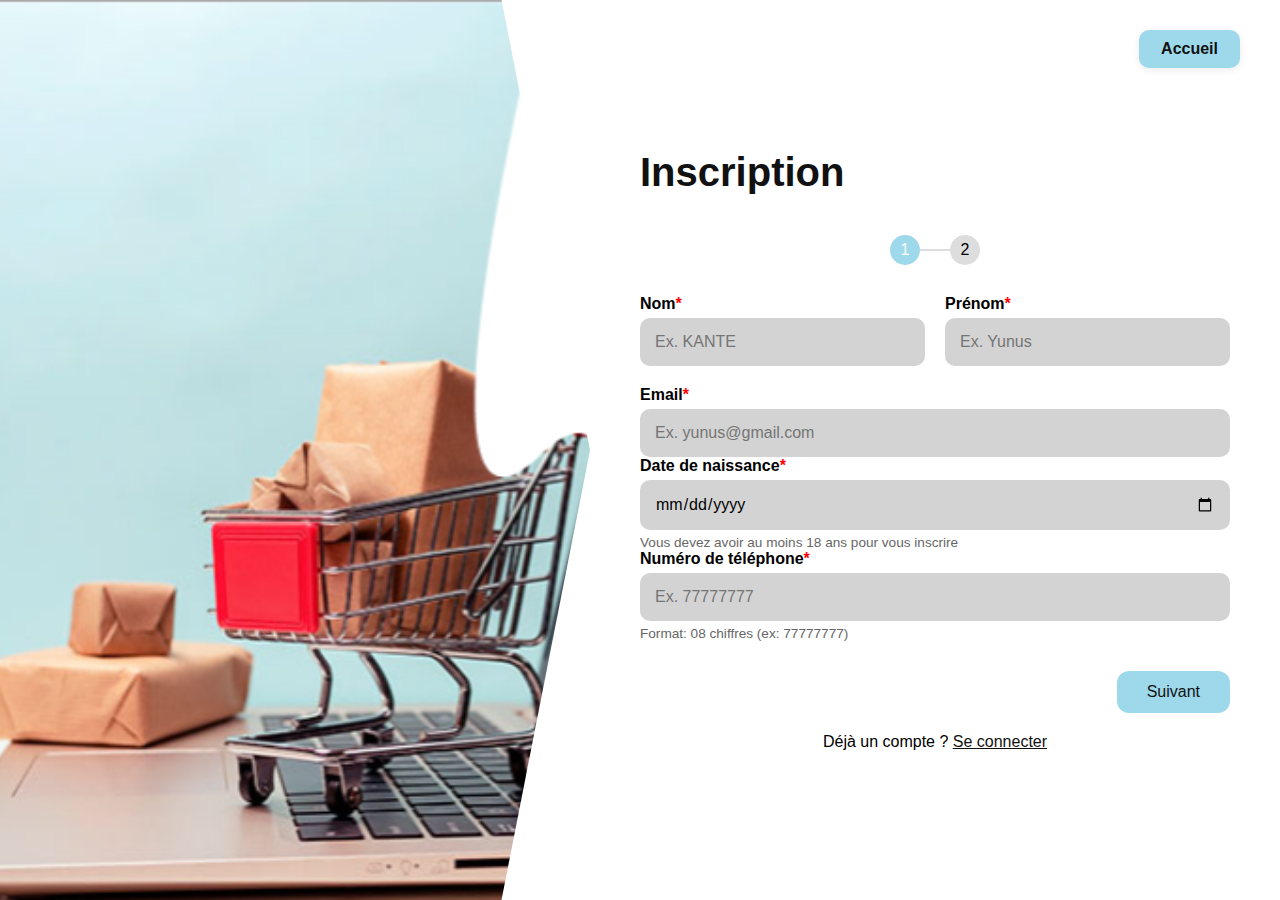
<file: inscription.html>
<!DOCTYPE html>
<html lang="fr">
<head>
    <meta charset="UTF-8">
    <meta name="viewport" content="width=device-width, initial-scale=1.0">
    <title>Inscription</title>
    <style>
        * {
            box-sizing: border-box;
            margin: 0;
            padding: 0;
            font-family: 'Segoe UI', sans-serif;
        }

        body, html {
            height: 100%;
        }

        .container {
            display: flex;
            height: 100vh;
            width: 100%;
        }

        .image-container {
            flex: 1;
            background: url('images/insc.png') no-repeat center center/cover;
            clip-path: polygon(0% 0%, 85% 0%, 100% 50%, 85% 100%, 0% 100%);
        }

        .form-container {
            flex: 1;
            background-color: white;
            padding: 50px;
            display: flex;
            flex-direction: column;
            justify-content: center;
            position: relative;
            z-index: 1;
        }

        h1 {
            font-size: 2.5em;
            margin-bottom: 40px;
            color: #111;
        }

        .step-indicator {
            display: flex;
            justify-content: center;
            margin-bottom: 30px;
        }

        .step {
            width: 30px;
            height: 30px;
            border-radius: 50%;
            background-color: #ddd;
            display: flex;
            align-items: center;
            justify-content: center;
            margin: 0 15px;
            position: relative;
        }

        .step.active {
            background-color: #9dd9eb;
            color: white;
        }

        .step.completed {
            background-color: #4CAF50;
            color: white;
        }

        .step::after {
            content: '';
            position: absolute;
            width: 100%;
            height: 2px;
            background-color: #ddd;
            top: 50%;
            left: 100%;
            transform: translateY(-50%);
        }

        .step:last-child::after {
            display: none;
        }

        .step-content {
            display: none;
        }

        .step-content.active {
            display: block;
        }

        form {
            display: flex;
            flex-direction: column;
        }

        .form-row {
            display: flex;
            gap: 20px;
            margin-bottom: 20px;
        }

        .form-group {
            flex: 1;
        }

        label {
            margin-bottom: 5px;
            font-weight: 600;
            display: block;
        }

        label span {
            color: red;
        }

        input {
            width: 100%;
            padding: 15px;
            border: none;
            border-radius: 10px;
            background-color: #d3d3d3;
            font-size: 1em;
        }

        .button-group {
            display: flex;
            justify-content: space-between;
            margin-top: 30px;
        }

        button {
            padding: 12px 30px;
            border: none;
            border-radius: 12px;
            font-size: 1em;
            cursor: pointer;
            transition: all 0.3s;
        }

        .btn-next {
            background-color: #9dd9eb;
            color: #111;
        }

        .btn-prev {
            background-color: #f5f5f5;
            color: #333;
        }

        .btn-submit {
            background-color: #4CAF50;
            color: white;
        }

        button:hover {
            transform: translateY(-2px);
            box-shadow: 0 2px 8px rgba(0,0,0,0.1);
        }

        .login-link {
            margin-top: 20px;
            text-align: center;
        }

        .login-link a {
            color: #111;
            text-decoration: underline;
        }

        .alert {
            position: fixed;
            top: 30px;
            right: 30px;
            background: #ff4d4d;
            color: #fff;
            padding: 16px 24px;
            border-radius: 8px;
            font-size: 1.1em;
            z-index: 1000;
            box-shadow: 0 2px 8px rgba(0,0,0,0.2);
            animation: fadeIn 0.5s;
        }

        @keyframes fadeIn {
            from { opacity: 0; transform: translateY(-20px);}
            to { opacity: 1; transform: translateY(0);}
        }

        .help-text {
            font-size: 0.85em;
            color: #666;
            margin-top: 5px;
        }

        .password-strength {
            margin-top: 10px;
        }

        .strength-bar {
            height: 5px;
            background-color: #ddd;
            border-radius: 3px;
            margin-top: 5px;
        }

        .strength-bar-fill {
            height: 100%;
            border-radius: 3px;
            transition: width 0.3s, background-color 0.3s;
        }

        .requirements-list {
            margin-top: 10px;
            font-size: 0.9em;
        }

        .requirement {
            color: #666;
            margin-bottom: 5px;
        }

        .requirement.valid {
            color: #4CAF50;
        }

        .requirement.invalid {
            color: #f44336;
        }
    </style>
</head>
<body>
    <a href="index.html" style="position: absolute; top: 30px; right: 40px; z-index: 1000; background: #9dd9eb; color: #111; padding: 10px 22px; border-radius: 10px; text-decoration: none; font-weight: bold; box-shadow: 0 2px 8px rgba(0,0,0,0.08); transition: background 0.2s;">Accueil</a>
    <div class="container">
        <div class="image-container"></div>
        <div class="form-container">
            <h1>Inscription</h1>
            
            <div class="step-indicator">
                <div class="step active" id="step1-indicator">1</div>
                <div class="step" id="step2-indicator">2</div>
            </div>

            <form id="registerForm" onsubmit="return handleRegister(event)">
                <!-- Étape 1 -->
                <div class="step-content active" id="step1">
                    <div class="form-row">
                        <div class="form-group">
                            <label for="lastname">Nom<span>*</span></label>
                            <input type="text" id="lastname" placeholder="Ex. KANTE" required>
                        </div>
                        <div class="form-group">
                            <label for="firstname">Prénom<span>*</span></label>
                            <input type="text" id="firstname" placeholder="Ex. Yunus" required>
                        </div>
                    </div>

                    <div class="form-group">
                        <label for="email">Email<span>*</span></label>
                        <input type="email" id="email" placeholder="Ex. yunus@gmail.com" required>
                    </div>

                    <div class="form-group">
                        <label for="birthdate">Date de naissance<span>*</span></label>
                        <input type="date" id="birthdate" required>
                        <div class="help-text">Vous devez avoir au moins 18 ans pour vous inscrire</div>
                    </div>

                    <div class="form-group">
                        <label for="phone">Numéro de téléphone<span>*</span></label>
                        <input type="tel" id="phone" placeholder="Ex. 77777777" required>
                        <div class="help-text">Format: 08 chiffres (ex: 77777777)</div>
                    </div>

                    <div class="button-group">
                        <div></div>
                        <button type="button" class="btn-next" onclick="nextStep()">Suivant</button>
                    </div>
                </div>

                <!-- Étape 2 -->
                <div class="step-content" id="step2">
                    <div class="form-group">
                        <label for="quartier">Quartier<span>*</span></label>
                        <input type="text" id="quartier" placeholder="Ex. Badalabougou" required>
                        <div class="help-text">Indiquez votre quartier de résidence</div>
                    </div>

                    <div class="form-group">
                        <label for="password">Mot de passe<span>*</span></label>
                        <input type="password" id="password" placeholder="********************" required>
                        <div id="passwordStrength" class="password-strength"></div>
                        <ul id="passwordRequirements" class="requirements-list"></ul>
                    </div>

                    <div class="form-group">
                        <label for="confirmPassword">Confirmer le mot de passe<span>*</span></label>
                        <input type="password" id="confirmPassword" placeholder="********************" required>
                    </div>

                    <div class="form-group">
                        <div style="display: flex; align-items: center; gap: 10px; margin-bottom: 20px;">
                            <input type="checkbox" id="terms" required style="width: auto;">
                            <label for="terms" style="margin: 0;">J'accepte les <a href="#" style="color: #9dd9eb; text-decoration: none;">conditions d'utilisation</a><span>*</span></label>
                        </div>
                    </div>

                    <div class="button-group">
                        <button type="button" class="btn-prev" onclick="prevStep()">Précédent</button>
                        <button type="submit" class="btn-submit">S'inscrire</button>
                    </div>
                </div>
            </form>

            <div class="login-link">
                Déjà un compte ? <a href="connexion.html">Se connecter</a>
            </div>
        </div>
    </div>

    <script>
        // Fonction pour passer à l'étape suivante
        function nextStep() {
            // Valider les champs de l'étape 1
            const lastname = document.getElementById('lastname').value;
            const firstname = document.getElementById('firstname').value;
            const email = document.getElementById('email').value;
            const birthdate = document.getElementById('birthdate').value;
            const phone = document.getElementById('phone').value;

            if (!lastname || !firstname || !email || !birthdate || !phone) {
                showError("Veuillez remplir tous les champs obligatoires");
                return;
            }

            if (!/^[0-9]{8}$/.test(phone)) {
                showError("Veuillez entrer un numéro de téléphone valide (08 chiffres)");
                return;
            }

            if (!checkAge(birthdate)) {
                showError("Vous devez avoir au moins 18 ans pour vous inscrire");
                return;
            }

            // Passer à l'étape 2
            document.getElementById('step1').classList.remove('active');
            document.getElementById('step2').classList.add('active');
            document.getElementById('step1-indicator').classList.add('completed');
            document.getElementById('step2-indicator').classList.add('active');
        }

        // Fonction pour revenir à l'étape précédente
        function prevStep() {
            document.getElementById('step2').classList.remove('active');
            document.getElementById('step1').classList.add('active');
            document.getElementById('step2-indicator').classList.remove('active');
            document.getElementById('step1-indicator').classList.remove('completed');
        }

        // Fonction pour vérifier la force du mot de passe
        function checkPasswordStrength(password) {
            const strengthIndicator = document.getElementById('passwordStrength');
            const requirements = document.getElementById('passwordRequirements');
            
            let strength = 0;
            let feedback = [];

            // Vérifier la longueur
            if (password.length >= 8) {
                strength += 1;
            } else {
                feedback.push("Au moins 8 caractères");
            }

            // Vérifier les majuscules
            if (/[A-Z]/.test(password)) {
                strength += 1;
            } else {
                feedback.push("Une majuscule");
            }

            // Vérifier les minuscules
            if (/[a-z]/.test(password)) {
                strength += 1;
            } else {
                feedback.push("Une minuscule");
            }

            // Vérifier les chiffres
            if (/[0-9]/.test(password)) {
                strength += 1;
            } else {
                feedback.push("Un chiffre");
            }

            // Vérifier les caractères spéciaux
            if (/[^A-Za-z0-9]/.test(password)) {
                strength += 1;
            } else {
                feedback.push("Un caractère spécial");
            }

            // Mettre à jour l'indicateur de force
            const strengthText = ['Très faible', 'Faible', 'Moyen', 'Bon', 'Très fort'];
            const strengthClass = ['#f44336', '#ff9800', '#2196F3', '#4CAF50', '#2E7D32'];
            
            strengthIndicator.innerHTML = `
                <div class="strength-bar">
                    <div class="strength-bar-fill" style="width: ${(strength/5)*100}%; background-color: ${strengthClass[strength-1]}"></div>
                </div>
                <small style="color: ${strengthClass[strength-1]}">${strengthText[strength-1]}</small>
            `;

            // Mettre à jour les exigences
            requirements.innerHTML = feedback.map(req => 
                `<li class="requirement invalid"><i class="fas fa-times"></i> ${req}</li>`
            ).join('');

            return strength === 5;
        }

        // Fonction pour vérifier l'âge
        function checkAge(birthdate) {
            const today = new Date();
            const birth = new Date(birthdate);
            let age = today.getFullYear() - birth.getFullYear();
            const monthDiff = today.getMonth() - birth.getMonth();
            
            if (monthDiff < 0 || (monthDiff === 0 && today.getDate() < birth.getDate())) {
                age--;
            }
            
            return age >= 18;
        }

        // Fonction pour gérer l'inscription
        function handleRegister(event) {
            event.preventDefault();
            
            const password = document.getElementById('password').value;
            const confirmPassword = document.getElementById('confirmPassword').value;
            const quartier = document.getElementById('quartier').value;

            // Vérifier la force du mot de passe
            if (!checkPasswordStrength(password)) {
                showError("Veuillez renforcer votre mot de passe selon les exigences indiquées");
                return false;
            }

            // Vérifier la correspondance des mots de passe
            if (password !== confirmPassword) {
                showError("Les mots de passe ne correspondent pas");
                return false;
            }

            // Vérifier le quartier
            if (quartier.length < 3) {
                showError("Veuillez entrer un quartier valide");
                return false;
            }

            // Simuler l'inscription réussie
            showSuccess("Inscription réussie ! Redirection...");
            setTimeout(() => {
                window.location.href = 'index.html';
            }, 1500);

            return false;
        }

        // Fonction pour afficher les notifications
        function showSuccess(message) {
            const notification = document.createElement('div');
            notification.className = 'alert';
            notification.style.backgroundColor = '#4CAF50';
            notification.textContent = message;
            document.body.appendChild(notification);
            setTimeout(() => notification.remove(), 2000);
        }

        function showError(message) {
            const notification = document.createElement('div');
            notification.className = 'alert';
            notification.style.backgroundColor = '#f44336';
            notification.textContent = message;
            document.body.appendChild(notification);
            setTimeout(() => notification.remove(), 2000);
        }

        // Initialisation
        document.addEventListener('DOMContentLoaded', function() {
            const passwordInput = document.getElementById('password');
            passwordInput.addEventListener('input', function() {
                checkPasswordStrength(this.value);
            });
        });
    </script>
</body>
</html>
</file>
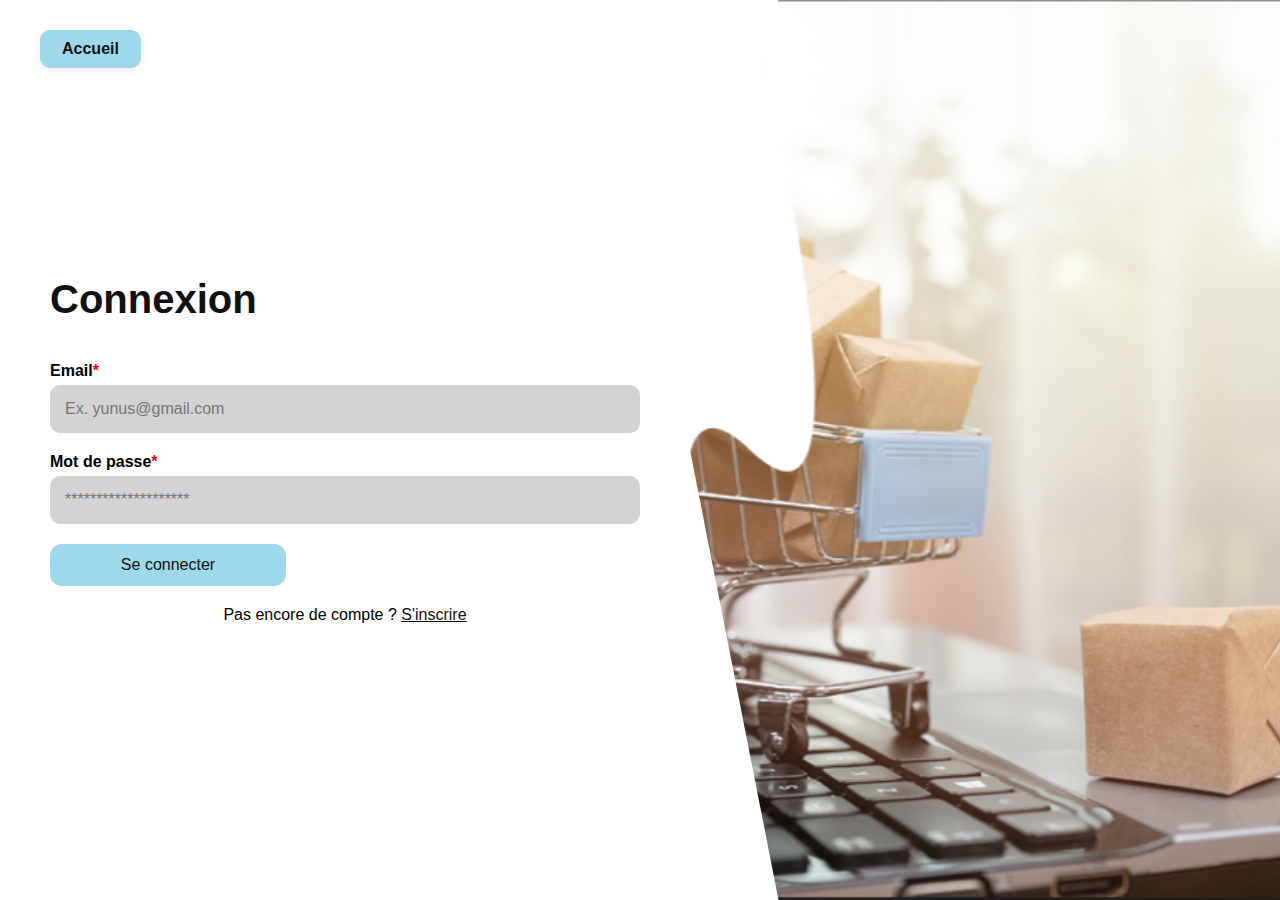
<file: paiement.html>
<!DOCTYPE html>
<html lang="fr">
<head>
    <meta charset="UTF-8">
    <meta name="viewport" content="width=device-width, initial-scale=1.0">
    <title>Paiement - Hidden Shop</title>
    <link href="https://cdn.jsdelivr.net/npm/bootstrap@5.3.0/dist/css/bootstrap.min.css" rel="stylesheet">
    <link rel="stylesheet" href="https://cdnjs.cloudflare.com/ajax/libs/font-awesome/6.0.0/css/all.min.css">
    <link rel="stylesheet" href="css/style.css">
    <style>
        .card-preview {
            background: linear-gradient(135deg, #0d6efd 0%, #0a58ca 100%);
            border-radius: 15px;
            padding: 2rem;
            color: white;
            margin-bottom: 2rem;
            position: relative;
            overflow: hidden;
        }
        .card-preview::before {
            content: '';
            position: absolute;
            top: 0;
            left: 0;
            right: 0;
            bottom: 0;
            background: url('data:image/svg+xml,<svg width="100" height="100" viewBox="0 0 100 100" xmlns="http://www.w3.org/2000/svg"><circle cx="50" cy="50" r="50" fill="rgba(255,255,255,0.1)"/></svg>') repeat;
            opacity: 0.1;
        }
        .card-number {
            font-size: 1.5rem;
            letter-spacing: 2px;
            margin-bottom: 1rem;
        }
        .card-details {
            display: flex;
            justify-content: space-between;
        }
        .card-chip {
            width: 50px;
            height: 40px;
            background: #ffd700;
            border-radius: 5px;
            margin-bottom: 1rem;
        }
        .form-floating > label {
            padding-left: 1rem;
        }
        .form-control {
            padding: 1rem;
            border-radius: 10px;
        }
        .card-type {
            position: absolute;
            top: 1rem;
            right: 1rem;
            font-size: 2rem;
        }
        .secure-badge {
            background: #d4edda;
            color: #155724;
            padding: 0.5rem 1rem;
            border-radius: 20px;
            font-size: 0.9rem;
        }
        .loading-overlay {
            position: fixed;
            top: 0;
            left: 0;
            width: 100%;
            height: 100%;
            background: rgba(255, 255, 255, 0.9);
            display: none;
            justify-content: center;
            align-items: center;
            z-index: 9999;
        }
        .loading-spinner {
            width: 50px;
            height: 50px;
            border: 5px solid #f3f3f3;
            border-top: 5px solid #0d6efd;
            border-radius: 50%;
            animation: spin 1s linear infinite;
        }
        @keyframes spin {
            0% { transform: rotate(0deg); }
            100% { transform: rotate(360deg); }
        }
    </style>
</head>
<body>
    <nav class="navbar navbar-expand-lg navbar-dark">
        <div class="container">
            <a class="navbar-brand" href="index.html">
                <i class="fas fa-store"></i> Hidden Shop
            </a>
            <button class="navbar-toggler" type="button" data-bs-toggle="collapse" data-bs-target="#navbarNav">
                <span class="navbar-toggler-icon"></span>
            </button>
            <div class="collapse navbar-collapse" id="navbarNav">
                <ul class="navbar-nav me-auto">
                    <li class="nav-item">
                        <a class="nav-link" href="index.html">Accueil</a>
                    </li>
                    <li class="nav-item">
                        <a class="nav-link" href="produits.html">Produits</a>
                    </li>
                    <li class="nav-item">
                        <a class="nav-link" href="categories.html">Catégories</a>
                    </li>
                </ul>
                <div class="d-flex auth-buttons">
                </div>
            </div>
        </div>
    </nav>

    <div class="loading-overlay" id="loadingOverlay">
        <div class="loading-spinner"></div>
    </div>

    <section class="py-5">
        <div class="container">
            <div class="row justify-content-center">
                <div class="col-lg-8">
                    <div class="text-center mb-4">
                        <h2>Paiement sécurisé</h2>
                        <p class="text-muted">Votre transaction est protégée par un cryptage SSL</p>
                    </div>

                    <div class="card-preview">
                        <div class="card-chip"></div>
                        <div class="card-number" id="cardNumber">**** **** **** ****</div>
                        <div class="card-details">
                            <div>
                                <small>Nom sur la carte</small>
                                <div id="cardName">NOM SUR LA CARTE</div>
                            </div>
                            <div>
                                <small>Expire le</small>
                                <div id="cardExpiry">MM/AA</div>
                            </div>
                        </div>
                        <div class="card-type">
                            <i class="fab fa-cc-visa"></i>
                        </div>
                    </div>

                    <form id="paymentForm" class="needs-validation" novalidate>
                        <div class="row g-3">
                            <div class="col-12">
                                <div class="form-floating">
                                    <input type="text" class="form-control" id="cardNumberInput" 
                                           placeholder="Numéro de carte" required
                                           pattern="[0-9]{16}" maxlength="16">
                                    <label for="cardNumberInput">Numéro de carte</label>
                                </div>
                            </div>
                            <div class="col-12">
                                <div class="form-floating">
                                    <input type="text" class="form-control" id="cardNameInput" 
                                           placeholder="Nom sur la carte" required>
                                    <label for="cardNameInput">Nom sur la carte</label>
                                </div>
                            </div>
                            <div class="col-md-6">
                                <div class="form-floating">
                                    <input type="text" class="form-control" id="expiryInput" 
                                           placeholder="MM/AA" required
                                           pattern="(0[1-9]|1[0-2])\/([0-9]{2})" maxlength="5">
                                    <label for="expiryInput">Date d'expiration (MM/AA)</label>
                                </div>
                            </div>
                            <div class="col-md-6">
                                <div class="form-floating">
                                    <input type="text" class="form-control" id="cvvInput" 
                                           placeholder="CVV" required
                                           pattern="[0-9]{3,4}" maxlength="4">
                                    <label for="cvvInput">Code de sécurité (CVV)</label>
                                </div>
                            </div>
                            <div class="col-12">
                                <div class="d-flex justify-content-between align-items-center mb-3">
                                    <span class="secure-badge">
                                        <i class="fas fa-lock me-2"></i>Paiement sécurisé
                                    </span>
                                    <div>
                                        <i class="fab fa-cc-visa fa-2x me-2"></i>
                                        <i class="fab fa-cc-mastercard fa-2x me-2"></i>
                                        <i class="fab fa-cc-amex fa-2x"></i>
                                    </div>
                                </div>
                                <button type="submit" class="btn btn-primary w-100 py-3">
                                    <i class="fas fa-lock me-2"></i>Payer maintenant
                                </button>
                            </div>
                        </div>
                    </form>
                </div>
            </div>
        </div>
    </section>

    <footer class="bg-dark text-light py-4">
        <div class="container">
            <div class="row">
                <div class="col-md-4">
                    <h5>À propos</h5>
                    <p>Hidden Shop est votre destination shopping en ligne de confiance.</p>
                </div>
                <div class="col-md-4">
                    <h5>Liens rapides</h5>
                    <ul class="list-unstyled">
                        <li><a href="contact.html" class="text-light">Contact</a></li>
                        <li><a href="mentions-legales.html" class="text-light">Mentions légales</a></li>
                        <li><a href="cgv.html" class="text-light">CGV</a></li>
                    </ul>
                </div>
                <div class="col-md-4">
                    <h5>Suivez-nous</h5>
                    <div class="social-links">
                        <a href="#" class="text-light me-2"><i class="fab fa-facebook"></i></a>
                        <a href="#" class="text-light me-2"><i class="fab fa-twitter"></i></a>
                        <a href="#" class="text-light me-2"><i class="fab fa-instagram"></i></a>
                    </div>
                </div>
            </div>
        </div>
    </footer>

    <script src="https://cdn.jsdelivr.net/npm/bootstrap@5.3.0/dist/js/bootstrap.bundle.min.js"></script>
    <script src="js/auth.js"></script>
    <script>
        function formatPrice(price) {
            return new Intl.NumberFormat('fr-FR', {
                style: 'currency',
                currency: 'XOF',
                minimumFractionDigits: 0,
                maximumFractionDigits: 0
            }).format(price);
        }

        document.addEventListener('DOMContentLoaded', function() {
            if (!auth.isAuthenticated) {
                window.location.href = 'connexion.html';
                return;
            }

            const cart = JSON.parse(localStorage.getItem('cart') || '[]');
            if (cart.length === 0) {
                window.location.href = 'panier.html';
                return;
            }

            initializePaymentForm();
            updateOrderSummary();
        });

        function initializePaymentForm() {
            const cardNumberInput = document.getElementById('cardNumberInput');
            const cardNameInput = document.getElementById('cardNameInput');
            const expiryInput = document.getElementById('expiryInput');
            const paymentForm = document.getElementById('paymentForm');

            cardNumberInput.addEventListener('input', function(e) {
                let value = e.target.value.replace(/\D/g, '');
                let formattedValue = '';
                for (let i = 0; i < value.length; i++) {
                    if (i > 0 && i % 4 === 0) {
                        formattedValue += ' ';
                    }
                    formattedValue += value[i];
                }
                document.getElementById('cardNumber').textContent = 
                    formattedValue.padEnd(19, '*');
            });

            cardNameInput.addEventListener('input', function(e) {
                document.getElementById('cardName').textContent = 
                    e.target.value.toUpperCase() || 'NOM SUR LA CARTE';
            });

            expiryInput.addEventListener('input', function(e) {
                let value = e.target.value.replace(/\D/g, '');
                if (value.length > 2) {
                    value = value.slice(0, 2) + '/' + value.slice(2, 4);
                }
                e.target.value = value;
                document.getElementById('cardExpiry').textContent = 
                    value || 'MM/AA';
            });

            paymentForm.addEventListener('submit', function(e) {
                e.preventDefault();
                
                if (!this.checkValidity()) {
                    e.stopPropagation();
                    this.classList.add('was-validated');
                    return;
                }

                const loadingOverlay = document.getElementById('loadingOverlay');
                loadingOverlay.style.display = 'flex';

                const submitButton = this.querySelector('button[type="submit"]');
                submitButton.disabled = true;
                submitButton.innerHTML = '<i class="fas fa-spinner fa-spin me-2"></i>Traitement en cours...';

                setTimeout(() => {
                    try {
                        const orderData = {
                            id: 'CMD-' + Date.now().toString().slice(-6),
                            date: new Date().toISOString(),
                            status: 'pending',
                            items: JSON.parse(localStorage.getItem('cart') || '[]'),
                            total: calculateTotal()
                        };

                        const orders = JSON.parse(localStorage.getItem('orders') || '[]');
                        orders.push(orderData);
                        localStorage.setItem('orders', JSON.stringify(orders));
                        localStorage.setItem('currentOrder', JSON.stringify(orderData));

                        localStorage.removeItem('cart');

                        window.location.replace('confirmation.html');
                    } catch (error) {
                        console.error('Erreur lors du traitement du paiement:', error);
                        alert('Une erreur est survenue lors du traitement de votre paiement. Veuillez réessayer.');
                        loadingOverlay.style.display = 'none';
                        submitButton.disabled = false;
                        submitButton.innerHTML = '<i class="fas fa-lock me-2"></i>Payer maintenant';
                    }
                }, 2000);
            });
        }

        function calculateTotal() {
            const cart = JSON.parse(localStorage.getItem('cart') || '[]');
            const subtotal = cart.reduce((total, item) => total + (item.price * item.quantity), 0);
            const shipping = subtotal > 50000 ? 0 : 5000;
            return subtotal + shipping;
        }

        function updateOrderSummary() {
            const cart = JSON.parse(localStorage.getItem('cart') || '[]');
            const subtotal = cart.reduce((total, item) => total + (item.price * item.quantity), 0);
            const shipping = subtotal > 50000 ? 0 : 5000;
            const total = subtotal + shipping;

            document.getElementById('subtotal').textContent = formatPrice(subtotal);
            document.getElementById('shipping').textContent = formatPrice(shipping);
            document.getElementById('total').textContent = formatPrice(total);
        }

        function formatCardNumber(value) {
            return value.replace(/(\d{4})/g, '$1 ').trim();
        }
    </script>
</body>
</html>
</file>
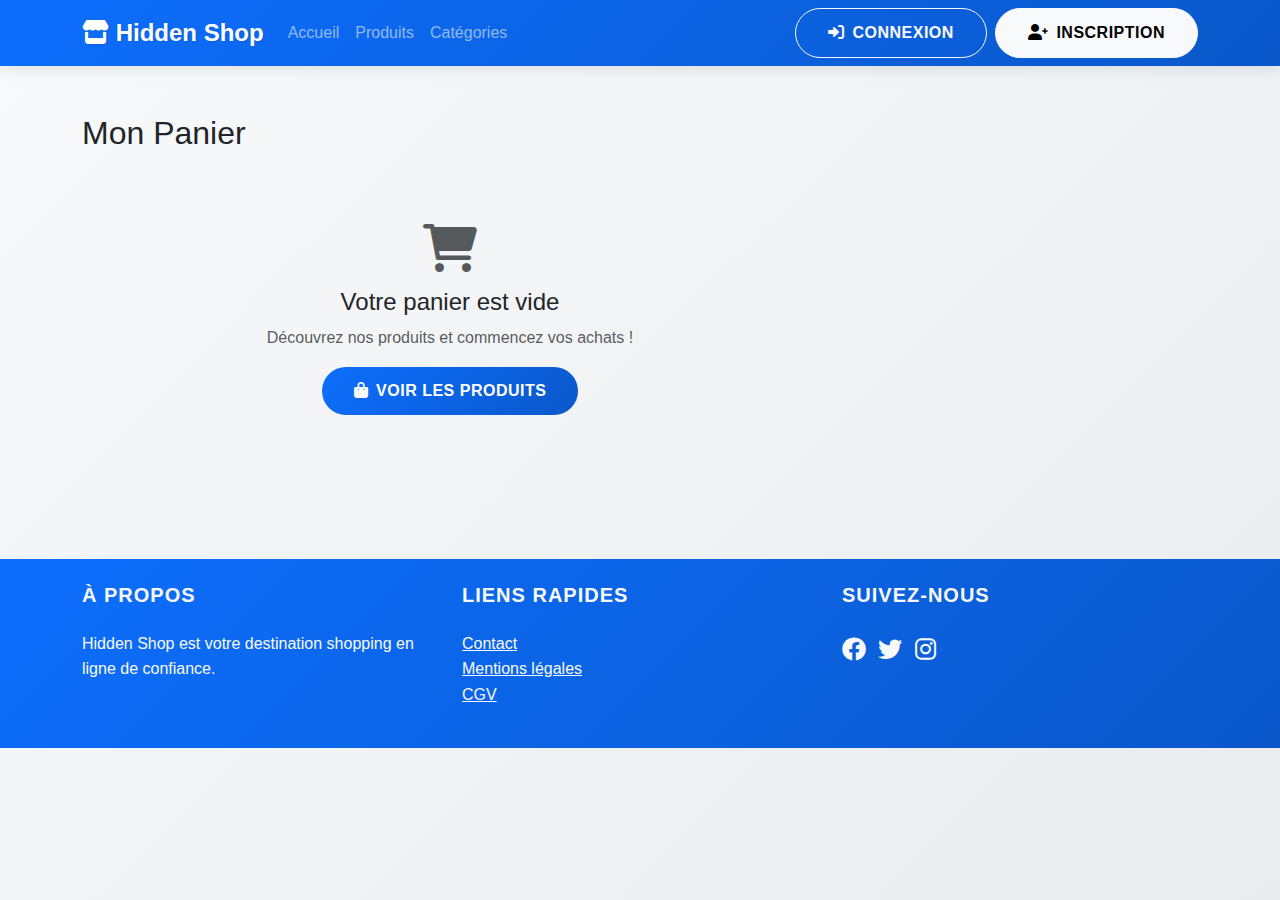
<file: panier.html>
<!DOCTYPE html>
<html lang="fr">
<head>
    <meta charset="UTF-8">
    <meta name="viewport" content="width=device-width, initial-scale=1.0">
    <title>Mon Panier - Hidden Shop</title>
    <!-- Bootstrap CSS -->
    <link href="https://cdn.jsdelivr.net/npm/bootstrap@5.3.0/dist/css/bootstrap.min.css" rel="stylesheet">
    <!-- Font Awesome -->
    <link rel="stylesheet" href="https://cdnjs.cloudflare.com/ajax/libs/font-awesome/6.0.0/css/all.min.css">
    <!-- Custom CSS -->
    <link rel="stylesheet" href="css/style.css">
    <style>
        .quantity-control {
            display: flex;
            align-items: center;
            gap: 10px;
        }
        .quantity-btn {
            width: 30px;
            height: 30px;
            border-radius: 50%;
            border: none;
            background: var(--primary-color);
            color: white;
            display: flex;
            align-items: center;
            justify-content: center;
            cursor: pointer;
            transition: all 0.3s ease;
        }
        .quantity-btn:hover {
            transform: scale(1.1);
        }
        .quantity-input {
            width: 50px;
            text-align: center;
            border: 1px solid #dee2e6;
            border-radius: 5px;
            padding: 5px;
        }
        .cart-summary {
            position: sticky;
            top: 20px;
        }
        .payment-methods {
            display: flex;
            gap: 10px;
            margin-top: 15px;
        }
        .payment-method {
            flex: 1;
            padding: 15px;
            border: 1px solid #dee2e6;
            border-radius: 10px;
            text-align: center;
            cursor: pointer;
            transition: all 0.3s ease;
        }
        .payment-method:hover {
            border-color: var(--primary-color);
            background: #f8f9fa;
        }
        .payment-method.selected {
            border-color: var(--primary-color);
            background: #e7f1ff;
        }
    </style>
</head>
<body>
    <!-- Navigation -->
    <nav class="navbar navbar-expand-lg navbar-dark">
        <div class="container">
            <a class="navbar-brand" href="index.html">
                <i class="fas fa-store"></i> Hidden Shop
            </a>
            <button class="navbar-toggler" type="button" data-bs-toggle="collapse" data-bs-target="#navbarNav">
                <span class="navbar-toggler-icon"></span>
            </button>
            <div class="collapse navbar-collapse" id="navbarNav">
                <ul class="navbar-nav me-auto">
                    <li class="nav-item">
                        <a class="nav-link" href="index.html">Accueil</a>
                    </li>
                    <li class="nav-item">
                        <a class="nav-link" href="produits.html">Produits</a>
                    </li>
                    <li class="nav-item">
                        <a class="nav-link" href="categories.html">Catégories</a>
                    </li>
                </ul>
                <div class="d-flex auth-buttons">
                    <!-- Les boutons de connexion seront injectés ici via JavaScript -->
                </div>
            </div>
        </div>
    </nav>

    <!-- Cart Section -->
    <section class="py-5">
        <div class="container">
            <h2 class="mb-4">Mon Panier</h2>
            <div class="row">
                <!-- Cart Items -->
                <div class="col-lg-8">
                    <div id="cartItems">
                        <!-- Les articles du panier seront injectés ici via JavaScript -->
                    </div>
                </div>

                <!-- Cart Summary -->
                <div class="col-lg-4">
                    <div class="card border-0 shadow-sm cart-summary" id="cartSummary">
                        <div class="card-body">
                            <h4 class="card-title mb-4">Récapitulatif</h4>
                            <div class="d-flex justify-content-between mb-2">
                                <span>Sous-total</span>
                                <span id="subtotal">0.00 €</span>
                            </div>
                            <div class="d-flex justify-content-between mb-2">
                                <span>Livraison</span>
                                <span id="shipping">0.00 €</span>
                            </div>
                            <hr>
                            <div class="d-flex justify-content-between mb-4">
                                <strong>Total</strong>
                                <strong id="total">0.00 €</strong>
                            </div>

                            <!-- Payment Methods -->
                            <h5 class="mb-3">Méthode de paiement</h5>
                            <div class="payment-methods">
                                <div class="payment-method" onclick="selectPaymentMethod(this, 'card')">
                                    <i class="fas fa-credit-card fa-2x mb-2"></i>
                                    <div>Carte</div>
                                </div>
                                <div class="payment-method" onclick="selectPaymentMethod(this, 'paypal')">
                                    <i class="fab fa-paypal fa-2x mb-2"></i>
                                    <div>PayPal</div>
                                </div>
                            </div>

                            <button class="btn btn-primary w-100 mt-4" id="checkout-btn">
                                <i class="fas fa-lock me-2"></i>Payer maintenant
                            </button>
                        </div>
                    </div>
                </div>
            </div>
        </div>
    </section>

    <!-- Footer -->
    <footer class="bg-dark text-light py-4">
        <div class="container">
            <div class="row">
                <div class="col-md-4">
                    <h5>À propos</h5>
                    <p>Hidden Shop est votre destination shopping en ligne de confiance.</p>
                </div>
                <div class="col-md-4">
                    <h5>Liens rapides</h5>
                    <ul class="list-unstyled">
                        <li><a href="contact.html" class="text-light">Contact</a></li>
                        <li><a href="mentions-legales.html" class="text-light">Mentions légales</a></li>
                        <li><a href="cgv.html" class="text-light">CGV</a></li>
                    </ul>
                </div>
                <div class="col-md-4">
                    <h5>Suivez-nous</h5>
                    <div class="social-links">
                        <a href="#" class="text-light me-2"><i class="fab fa-facebook"></i></a>
                        <a href="#" class="text-light me-2"><i class="fab fa-twitter"></i></a>
                        <a href="#" class="text-light me-2"><i class="fab fa-instagram"></i></a>
                    </div>
                </div>
            </div>
        </div>
    </footer>

    <!-- Bootstrap JS -->
    <script src="https://cdn.jsdelivr.net/npm/bootstrap@5.3.0/dist/js/bootstrap.bundle.min.js"></script>
    <!-- Custom JS -->
    <script src="js/auth.js"></script>
    <script>
        // Fonction pour formater le prix en FCFA
        function formatPrice(price) {
            return new Intl.NumberFormat('fr-FR', {
                style: 'currency',
                currency: 'XOF',
                minimumFractionDigits: 0,
                maximumFractionDigits: 0
            }).format(price);
        }

        // Fonction pour afficher le panier
        function displayCart() {
            const cartItems = document.getElementById('cartItems');
            const cart = JSON.parse(localStorage.getItem('cart') || '[]');
            
            if (cart.length === 0) {
                cartItems.innerHTML = `
                    <div class="text-center py-5">
                        <i class="fas fa-shopping-cart fa-3x text-muted mb-3"></i>
                        <h4>Votre panier est vide</h4>
                        <p class="text-muted">Découvrez nos produits et commencez vos achats !</p>
                        <a href="produits.html" class="btn btn-primary">
                            <i class="fas fa-shopping-bag me-2"></i>Voir les produits
                        </a>
                    </div>
                `;
                document.getElementById('cartSummary').style.display = 'none';
                return;
            }

            document.getElementById('cartSummary').style.display = 'block';
            cartItems.innerHTML = cart.map(item => `
                <div class="cart-item mb-3 position-relative">
                    <span class="quantity-badge">${item.quantity}</span>
                    <div class="row align-items-center">
                        <div class="col-2">
                            <img src="${item.image}" class="img-fluid rounded" alt="${item.name}">
                        </div>
                        <div class="col-4">
                            <h6 class="mb-0">${item.name}</h6>
                            <p class="text-muted mb-0">Prix unitaire: ${formatPrice(item.price)}</p>
                        </div>
                        <div class="col-3">
                            <div class="input-group">
                                <button class="btn btn-outline-secondary" onclick="updateQuantity(${item.id}, ${item.quantity - 1})">-</button>
                                <input type="number" class="form-control text-center" value="${item.quantity}" min="1" onchange="updateQuantity(${item.id}, this.value)">
                                <button class="btn btn-outline-secondary" onclick="updateQuantity(${item.id}, ${item.quantity + 1})">+</button>
                            </div>
                        </div>
                        <div class="col-2 text-end">
                            <p class="mb-0 fw-bold">${formatPrice(item.price * item.quantity)}</p>
                        </div>
                        <div class="col-1">
                            <button class="btn btn-link text-danger" onclick="removeFromCart(${item.id})">
                                <i class="fas fa-trash"></i>
                            </button>
                        </div>
                    </div>
                </div>
            `).join('');

            updateCartSummary();
        }

        // Fonction pour mettre à jour la quantité
        function updateQuantity(itemId, newQuantity) {
            const cart = JSON.parse(localStorage.getItem('cart') || '[]');
            const itemIndex = cart.findIndex(item => item.id === itemId);
            
            if (itemIndex !== -1) {
                if (newQuantity > 0) {
                    cart[itemIndex].quantity = parseInt(newQuantity);
                } else {
                    cart.splice(itemIndex, 1);
                }
                localStorage.setItem('cart', JSON.stringify(cart));
                displayCart();
            }
        }

        // Fonction pour supprimer un article
        function removeFromCart(itemId) {
            const cart = JSON.parse(localStorage.getItem('cart') || '[]');
            const updatedCart = cart.filter(item => item.id !== itemId);
            localStorage.setItem('cart', JSON.stringify(updatedCart));
            displayCart();
        }

        // Fonction pour mettre à jour le résumé du panier
        function updateCartSummary() {
            const cart = JSON.parse(localStorage.getItem('cart') || '[]');
            const subtotal = cart.reduce((total, item) => total + (item.price * item.quantity), 0);
            const shipping = subtotal > 50000 ? 0 : 5000; // Livraison gratuite à partir de 50 000 FCFA
            const total = subtotal + shipping;

            document.getElementById('subtotal').textContent = formatPrice(subtotal);
            document.getElementById('shipping').textContent = formatPrice(shipping);
            document.getElementById('total').textContent = formatPrice(total);
        }

        // Fonction pour procéder au paiement
        function proceedToCheckout() {
            if (!auth.isAuthenticated) {
                window.location.href = 'connexion.html';
                return;
            }

            const cart = JSON.parse(localStorage.getItem('cart') || '[]');
            if (cart.length === 0) {
                alert('Votre panier est vide. Veuillez ajouter des produits avant de procéder au paiement.');
                return;
            }

            window.location.href = 'paiement.html';
        }

        // Initialisation au chargement de la page
        document.addEventListener('DOMContentLoaded', function() {
            displayCart();

            // Ajouter l'événement au bouton de paiement
            const checkoutBtn = document.getElementById('checkout-btn');
            if (checkoutBtn) {
                checkoutBtn.addEventListener('click', proceedToCheckout);
            }
        });
    </script>
</body>
</html>
</file>
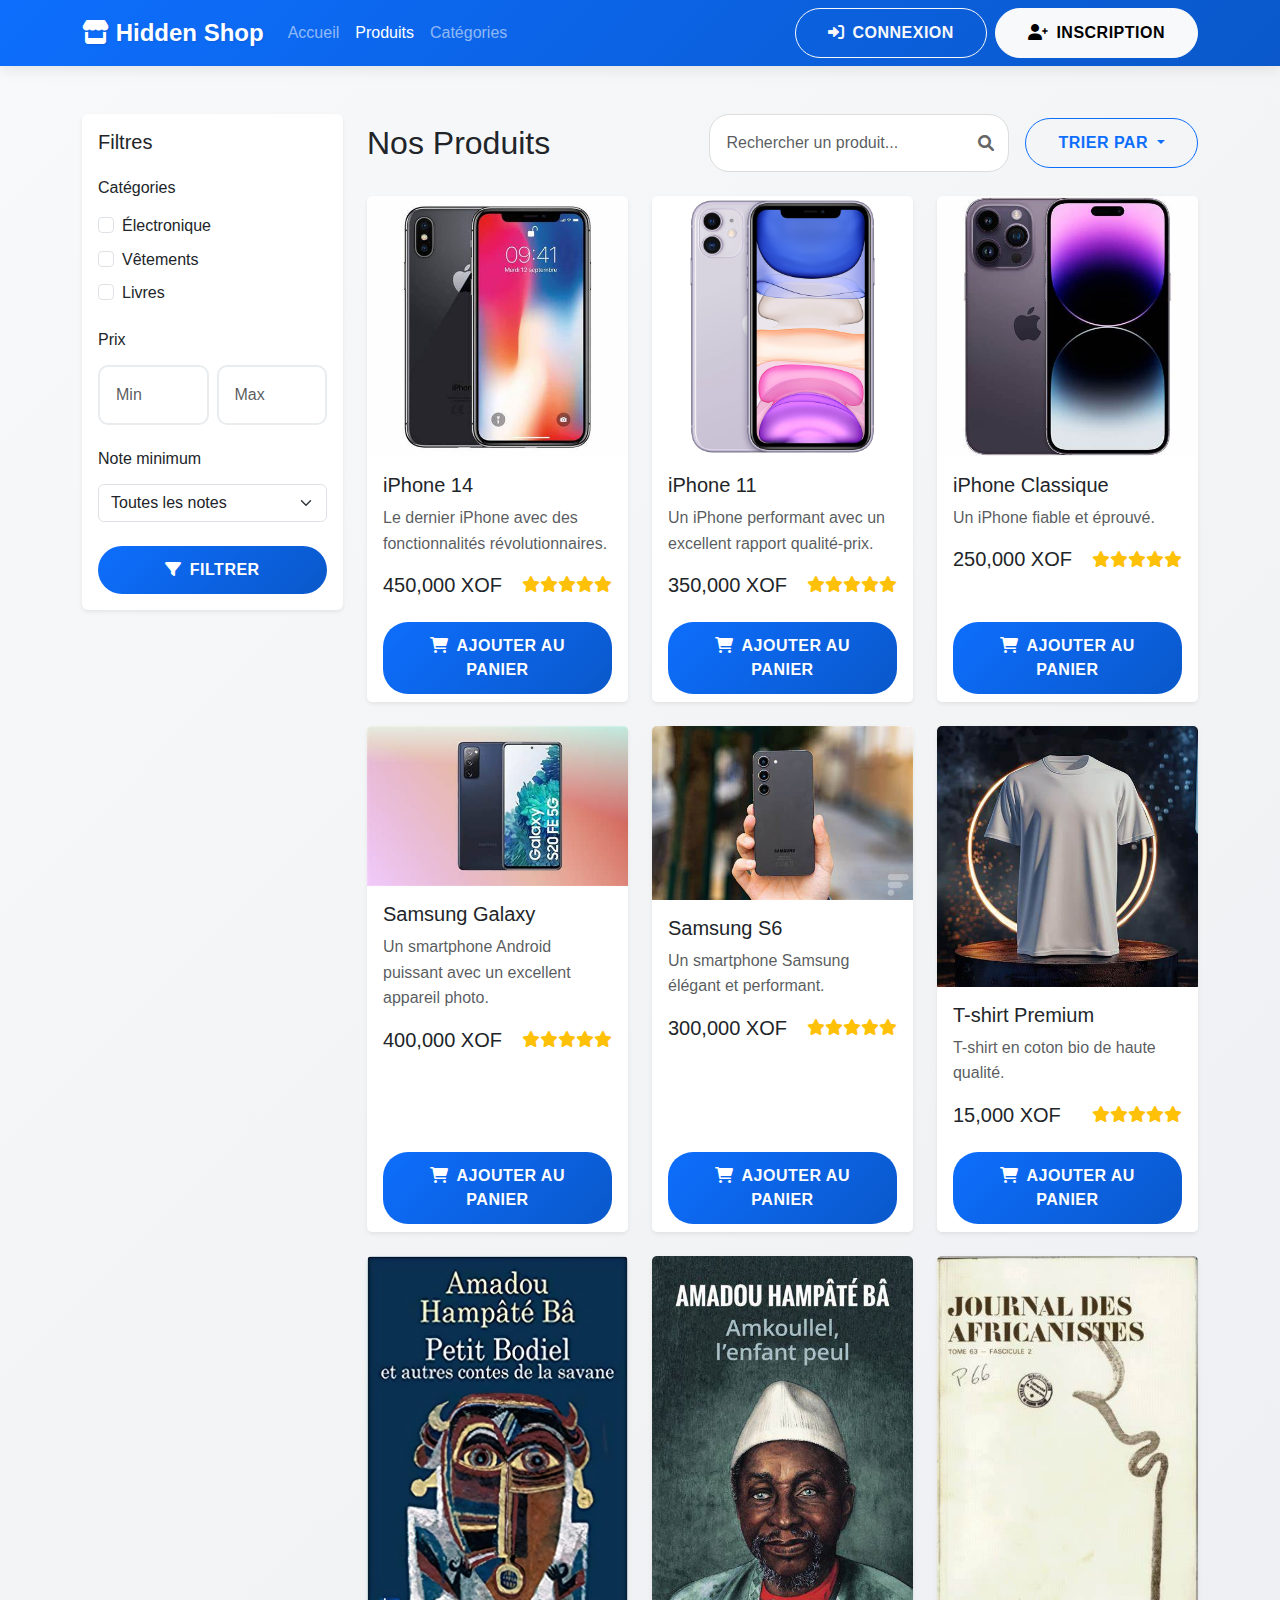
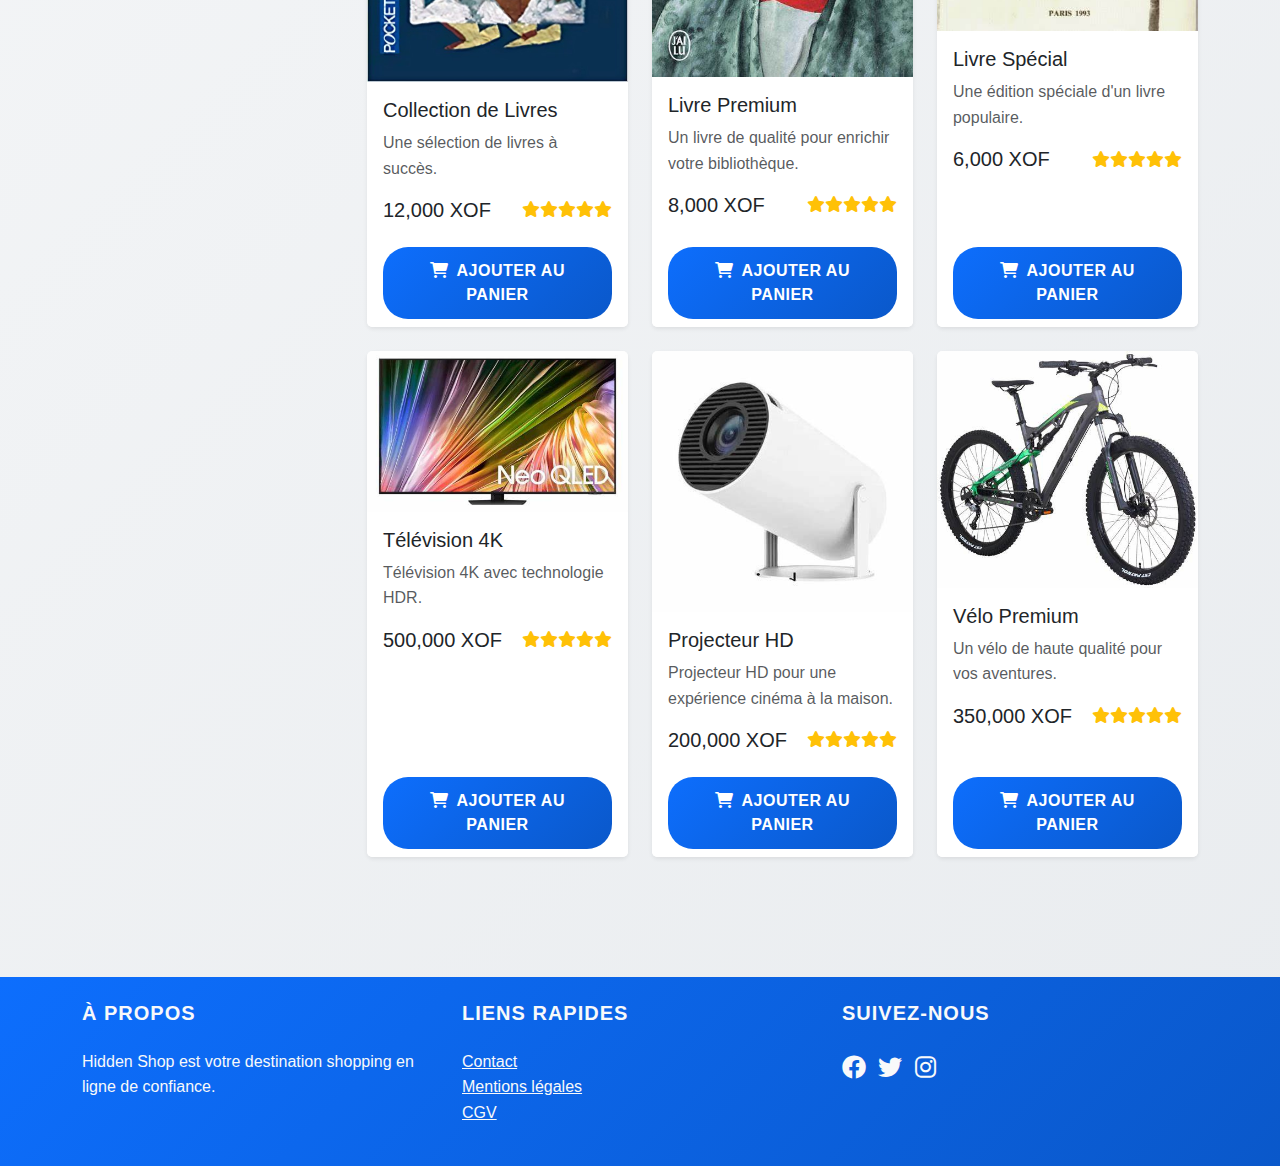
<file: produits.html>
<!DOCTYPE html>
<html lang="fr">
<head>
    <meta charset="UTF-8">
    <meta name="viewport" content="width=device-width, initial-scale=1.0">
    <title>Produits - Hidden Shop</title>
    <!-- Bootstrap CSS -->
    <link href="https://cdn.jsdelivr.net/npm/bootstrap@5.3.0/dist/css/bootstrap.min.css" rel="stylesheet">
    <!-- Font Awesome -->
    <link rel="stylesheet" href="https://cdnjs.cloudflare.com/ajax/libs/font-awesome/6.0.0/css/all.min.css">
    <!-- Custom CSS -->
    <link rel="stylesheet" href="css/style.css">
    <style>
        .scroll-to-top {
            position: fixed;
            bottom: 30px;
            right: 30px;
            background-color: #9dd9eb;
            color: #111;
            width: 50px;
            height: 50px;
            border-radius: 50%;
            display: flex;
            align-items: center;
            justify-content: center;
            cursor: pointer;
            opacity: 0;
            visibility: hidden;
            transition: all 0.3s ease;
            z-index: 1000;
            border: none;
            box-shadow: 0 2px 8px rgba(0,0,0,0.2);
        }

        .scroll-to-top.visible {
            opacity: 1;
            visibility: visible;
        }

        .scroll-to-top:hover {
            transform: translateY(-5px);
            background-color: #7bc8e0;
        }

        .search-container {
            position: relative;
            width: 300px;
        }

        .search-container input {
            padding-right: 40px;
            border-radius: 20px;
            border: 1px solid #ddd;
            transition: all 0.3s ease;
        }

        .search-container input:focus {
            border-color: #9dd9eb;
            box-shadow: 0 0 0 0.2rem rgba(157, 217, 235, 0.25);
        }

        .search-icon {
            position: absolute;
            right: 15px;
            top: 50%;
            transform: translateY(-50%);
            color: #666;
            pointer-events: none;
        }

        .no-results {
            text-align: center;
            padding: 2rem;
            color: #666;
            font-style: italic;
        }
    </style>
</head>
<body>
    <!-- Bouton retour en haut -->
    <button class="scroll-to-top" id="scrollToTop" title="Retour en haut">
        <i class="fas fa-arrow-up"></i>
    </button>

    <!-- Navigation -->
    <nav class="navbar navbar-expand-lg navbar-dark">
        <div class="container">
            <a class="navbar-brand" href="index.html">
                <i class="fas fa-store"></i> Hidden Shop
            </a>
            <button class="navbar-toggler" type="button" data-bs-toggle="collapse" data-bs-target="#navbarNav">
                <span class="navbar-toggler-icon"></span>
            </button>
            <div class="collapse navbar-collapse" id="navbarNav">
                <ul class="navbar-nav me-auto">
                    <li class="nav-item">
                        <a class="nav-link" href="index.html">Accueil</a>
                    </li>
                    <li class="nav-item">
                        <a class="nav-link active" href="produits.html">Produits</a>
                    </li>
                    <li class="nav-item">
                        <a class="nav-link" href="categories.html">Catégories</a>
                    </li>
                </ul>
                <div class="d-flex auth-buttons">
                    <!-- Les boutons de connexion seront injectés ici via JavaScript -->
                </div>
            </div>
        </div>
    </nav>

    <!-- Products Section -->
    <section class="py-5">
        <div class="container">
            <div class="row">
                <!-- Filtres -->
                <div class="col-lg-3">
                    <div class="card border-0 shadow-sm mb-4">
                        <div class="card-body">
                            <h5 class="card-title mb-4">Filtres</h5>
                            <form id="filterForm">
                                <!-- Catégories -->
                                <div class="mb-4">
                                    <h6 class="mb-3">Catégories</h6>
                                    <div class="form-check mb-2">
                                        <input class="form-check-input" type="checkbox" value="electronics" id="electronics">
                                        <label class="form-check-label" for="electronics">
                                            Électronique
                                        </label>
                                    </div>
                                    <div class="form-check mb-2">
                                        <input class="form-check-input" type="checkbox" value="clothing" id="clothing">
                                        <label class="form-check-label" for="clothing">
                                            Vêtements
                                        </label>
                                    </div>
                                    <div class="form-check mb-2">
                                        <input class="form-check-input" type="checkbox" value="books" id="books">
                                        <label class="form-check-label" for="books">
                                            Livres
                                        </label>
                                    </div>
                                </div>

                                <!-- Prix -->
                                <div class="mb-4">
                                    <h6 class="mb-3">Prix</h6>
                                    <div class="row g-2">
                                        <div class="col-6">
                                            <input type="number" class="form-control" id="minPrice" placeholder="Min">
                                        </div>
                                        <div class="col-6">
                                            <input type="number" class="form-control" id="maxPrice" placeholder="Max">
                                        </div>
                                    </div>
                                </div>

                                <!-- Note -->
                                <div class="mb-4">
                                    <h6 class="mb-3">Note minimum</h6>
                                    <select class="form-select" id="rating">
                                        <option value="0">Toutes les notes</option>
                                        <option value="4">4 étoiles et plus</option>
                                        <option value="3">3 étoiles et plus</option>
                                        <option value="2">2 étoiles et plus</option>
                                    </select>
                                </div>

                                <button type="submit" class="btn btn-primary w-100">
                                    <i class="fas fa-filter me-2"></i>Filtrer
                                </button>
                            </form>
                        </div>
                    </div>
                </div>

                <!-- Liste des produits -->
                <div class="col-lg-9">
                    <div class="d-flex justify-content-between align-items-center mb-4">
                        <h2 class="mb-0">Nos Produits</h2>
                        <div class="d-flex gap-3 align-items-center">
                            <!-- Barre de recherche -->
                            <div class="search-container">
                                <input type="text" id="searchInput" class="form-control" placeholder="Rechercher un produit...">
                                <i class="fas fa-search search-icon"></i>
                            </div>
                            <div class="dropdown">
                                <button class="btn btn-outline-primary dropdown-toggle" type="button" data-bs-toggle="dropdown">
                                    Trier par
                                </button>
                                <ul class="dropdown-menu dropdown-menu-end">
                                    <li><a class="dropdown-item" href="#" onclick="sortProducts('price-asc')">Prix croissant</a></li>
                                    <li><a class="dropdown-item" href="#" onclick="sortProducts('price-desc')">Prix décroissant</a></li>
                                    <li><a class="dropdown-item" href="#" onclick="sortProducts('rating')">Meilleures notes</a></li>
                                </ul>
                            </div>
                        </div>
                    </div>

                    <div class="row" id="products-grid">
                        <!-- Les produits seront injectés ici via JavaScript -->
                    </div>
                </div>
            </div>
        </div>
    </section>

    <!-- Footer -->
    <footer class="bg-dark text-light py-4">
        <div class="container">
            <div class="row">
                <div class="col-md-4">
                    <h5>À propos</h5>
                    <p>Hidden Shop est votre destination shopping en ligne de confiance.</p>
                </div>
                <div class="col-md-4">
                    <h5>Liens rapides</h5>
                    <ul class="list-unstyled">
                        <li><a href="contact.html" class="text-light">Contact</a></li>
                        <li><a href="mentions-legales.html" class="text-light">Mentions légales</a></li>
                        <li><a href="cgv.html" class="text-light">CGV</a></li>
                    </ul>
                </div>
                <div class="col-md-4">
                    <h5>Suivez-nous</h5>
                    <div class="social-links">
                        <a href="#" class="text-light me-2"><i class="fab fa-facebook"></i></a>
                        <a href="#" class="text-light me-2"><i class="fab fa-twitter"></i></a>
                        <a href="#" class="text-light me-2"><i class="fab fa-instagram"></i></a>
                    </div>
                </div>
            </div>
        </div>
    </footer>

    <!-- Bootstrap JS -->
    <script src="https://cdn.jsdelivr.net/npm/bootstrap@5.3.0/dist/js/bootstrap.bundle.min.js"></script>
    <!-- Custom JS -->
    <script src="js/auth.js"></script>
    <script src="js/products.js"></script>
    <script>
        // Gestion du bouton retour en haut
        const scrollToTopButton = document.getElementById('scrollToTop');

        window.addEventListener('scroll', () => {
            if (window.pageYOffset > 300) {
                scrollToTopButton.classList.add('visible');
            } else {
                scrollToTopButton.classList.remove('visible');
            }
        });

        scrollToTopButton.addEventListener('click', () => {
            window.scrollTo({
                top: 0,
                behavior: 'smooth'
            });
        });

        // Fonction pour trier les produits
        function sortProducts(criteria) {
            let sortedProducts = [...products];
            
            switch(criteria) {
                case 'price-asc':
                    sortedProducts.sort((a, b) => a.price - b.price);
                    break;
                case 'price-desc':
                    sortedProducts.sort((a, b) => b.price - a.price);
                    break;
                case 'rating':
                    sortedProducts.sort((a, b) => b.rating - a.rating);
                    break;
            }
            
            displayProducts(sortedProducts);
        }

        // Vérifier l'URL pour les filtres de catégorie
        document.addEventListener('DOMContentLoaded', function() {
            const urlParams = new URLSearchParams(window.location.search);
            const category = urlParams.get('category');
            
            if (category) {
                const checkbox = document.getElementById(category);
                if (checkbox) {
                    checkbox.checked = true;
                    filterProducts();
                }
            }
        });

        // Fonction de recherche
        const searchInput = document.getElementById('searchInput');
        let searchTimeout;

        searchInput.addEventListener('input', function(e) {
            clearTimeout(searchTimeout);
            searchTimeout = setTimeout(() => {
                const searchTerm = e.target.value.toLowerCase().trim();
                const filteredProducts = products.filter(product => 
                    product.name.toLowerCase().includes(searchTerm) ||
                    product.description.toLowerCase().includes(searchTerm) ||
                    product.category.toLowerCase().includes(searchTerm)
                );
                
                if (filteredProducts.length === 0) {
                    document.getElementById('products-grid').innerHTML = `
                        <div class="col-12">
                            <div class="no-results">
                                <i class="fas fa-search fa-2x mb-3"></i>
                                <p>Aucun produit ne correspond à votre recherche</p>
                            </div>
                        </div>
                    `;
                } else {
                    displayProducts(filteredProducts);
                }
            }, 300); // Délai de 300ms pour éviter trop de requêtes
        });

        // Fonction pour afficher les produits
        function displayProducts(productsToDisplay) {
            const productsGrid = document.getElementById('products-grid');
            productsGrid.innerHTML = productsToDisplay.map(product => `
                <div class="col-md-4 mb-4">
                    <div class="card h-100 border-0 shadow-sm">
                        <img src="${product.image}" class="card-img-top" alt="${product.name}">
                        <div class="card-body">
                            <h5 class="card-title">${product.name}</h5>
                            <p class="card-text text-muted">${product.description}</p>
                            <div class="d-flex justify-content-between align-items-center">
                                <span class="h5 mb-0">${product.price.toLocaleString()} XOF</span>
                                <div class="rating">
                                    ${Array(5).fill().map((_, i) => 
                                        `<i class="fas fa-star ${i < product.rating ? 'text-warning' : 'text-muted'}"></i>`
                                    ).join('')}
                                </div>
                            </div>
                        </div>
                        <div class="card-footer bg-white border-0">
                            <button class="btn btn-primary w-100" onclick="addToCart(${product.id})">
                                <i class="fas fa-shopping-cart me-2"></i>Ajouter au panier
                            </button>
                        </div>
                    </div>
                </div>
            `).join('');
        }

        // Afficher tous les produits au chargement
        document.addEventListener('DOMContentLoaded', function() {
            displayProducts(products);
        });
    </script>
</body>
</html>
</file>
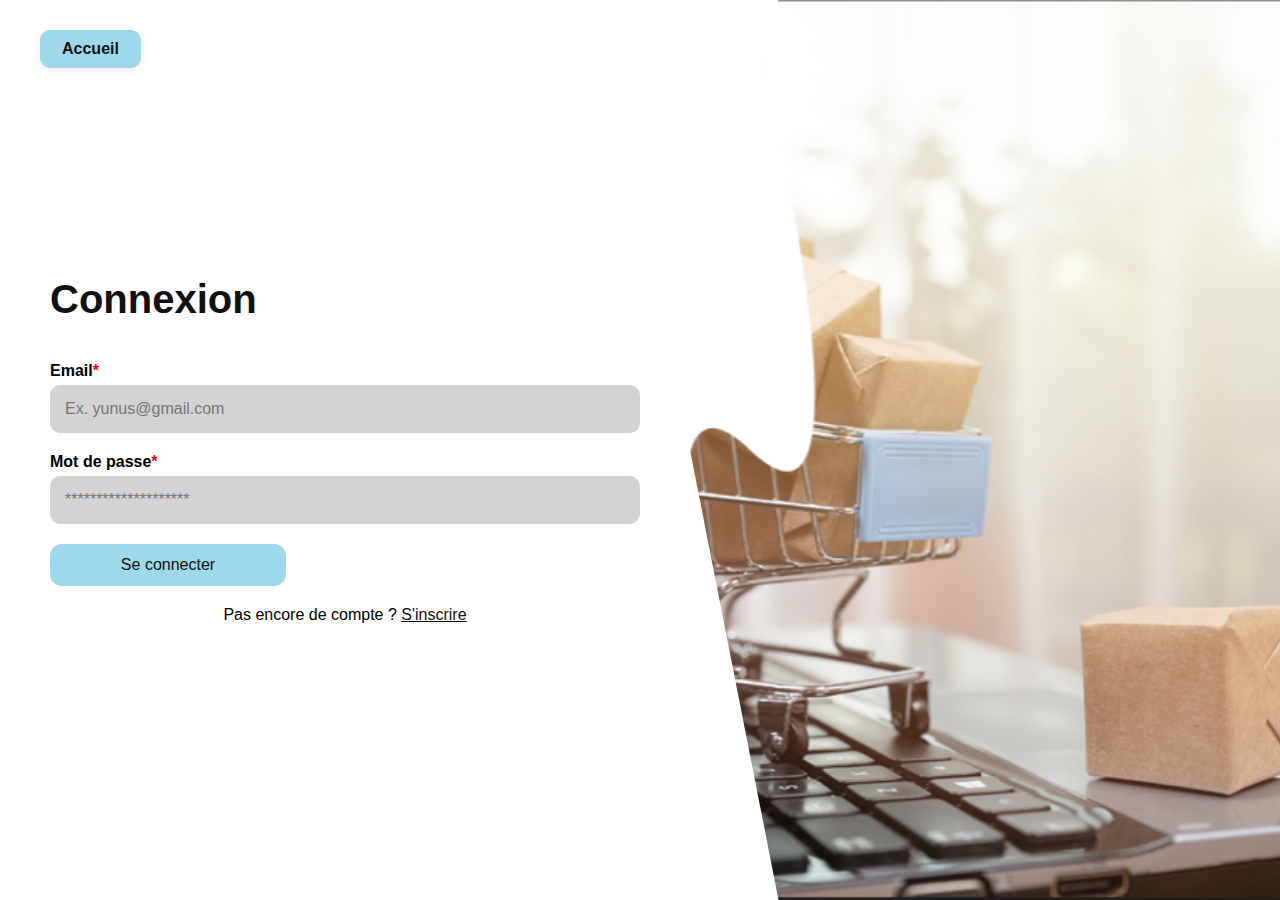
<file: profil.html>
<!DOCTYPE html>
<html lang="fr">
<head>
    <meta charset="UTF-8">
    <meta name="viewport" content="width=device-width, initial-scale=1.0">
    <title>Mon Profil - Hidden Shop</title>
    <!-- Bootstrap CSS -->
    <link href="https://cdn.jsdelivr.net/npm/bootstrap@5.3.0/dist/css/bootstrap.min.css" rel="stylesheet">
    <!-- Font Awesome -->
    <link rel="stylesheet" href="https://cdnjs.cloudflare.com/ajax/libs/font-awesome/6.0.0/css/all.min.css">
    <!-- Custom CSS -->
    <link rel="stylesheet" href="css/style.css">
</head>
<body>
    <!-- Navigation -->
    <nav class="navbar navbar-expand-lg navbar-dark">
        <div class="container">
            <a class="navbar-brand" href="index.html">
                <i class="fas fa-store"></i> Hidden Shop
            </a>
            <button class="navbar-toggler" type="button" data-bs-toggle="collapse" data-bs-target="#navbarNav">
                <span class="navbar-toggler-icon"></span>
            </button>
            <div class="collapse navbar-collapse" id="navbarNav">
                <ul class="navbar-nav me-auto">
                    <li class="nav-item">
                        <a class="nav-link" href="index.html">Accueil</a>
                    </li>
                    <li class="nav-item">
                        <a class="nav-link" href="produits.html">Produits</a>
                    </li>
                    <li class="nav-item">
                        <a class="nav-link" href="categories.html">Catégories</a>
                    </li>
                </ul>
                <div class="d-flex auth-buttons">
                    <!-- Les boutons de connexion seront injectés ici via JavaScript -->
                </div>
            </div>
        </div>
    </nav>

    <!-- Profile Section -->
    <section class="py-5">
        <div class="container">
            <div class="row">
                <!-- Sidebar -->
                <div class="col-lg-3">
                    <div class="card border-0 shadow-sm mb-4">
                        <div class="card-body">
                            <div class="text-center mb-4">
                                <div class="avatar-placeholder mb-3">
                                    <i class="fas fa-user fa-3x text-primary"></i>
                                </div>
                                <h5 class="mb-0" id="userName">Chargement...</h5>
                                <p class="text-muted" id="userEmail">Chargement...</p>
                            </div>
                            <div class="list-group list-group-flush">
                                <a href="#profile" class="list-group-item list-group-item-action active" data-bs-toggle="list">
                                    <i class="fas fa-user me-2"></i>Mon profil
                                </a>
                                <a href="#orders" class="list-group-item list-group-item-action" data-bs-toggle="list">
                                    <i class="fas fa-shopping-bag me-2"></i>Mes commandes
                                </a>
                                <a href="#addresses" class="list-group-item list-group-item-action" data-bs-toggle="list">
                                    <i class="fas fa-map-marker-alt me-2"></i>Mes adresses
                                </a>
                                <a href="#security" class="list-group-item list-group-item-action" data-bs-toggle="list">
                                    <i class="fas fa-lock me-2"></i>Sécurité
                                </a>
                            </div>
                        </div>
                    </div>
                </div>

                <!-- Main Content -->
                <div class="col-lg-9">
                    <div class="tab-content">
                        <!-- Profile Tab -->
                        <div class="tab-pane fade show active" id="profile">
                            <div class="card border-0 shadow-sm">
                                <div class="card-body p-4">
                                    <h4 class="card-title mb-4">Informations personnelles</h4>
                                    <form id="profileForm">
                                        <div class="row g-3">
                                            <div class="col-md-6">
                                                <label class="form-label">Prénom</label>
                                                <input type="text" class="form-control" id="firstName" required>
                                            </div>
                                            <div class="col-md-6">
                                                <label class="form-label">Nom</label>
                                                <input type="text" class="form-control" id="lastName" required>
                                            </div>
                                            <div class="col-md-6">
                                                <label class="form-label">Email</label>
                                                <input type="email" class="form-control" id="email" required>
                                            </div>
                                            <div class="col-md-6">
                                                <label class="form-label">Téléphone</label>
                                                <input type="tel" class="form-control" id="phone">
                                            </div>
                                            <div class="col-12">
                                                <button type="submit" class="btn btn-primary">
                                                    <i class="fas fa-save me-2"></i>Enregistrer les modifications
                                                </button>
                                            </div>
                                        </div>
                                    </form>
                                </div>
                            </div>
                        </div>

                        <!-- Orders Tab -->
                        <div class="tab-pane fade" id="orders">
                            <div class="card border-0 shadow-sm">
                                <div class="card-body p-4">
                                    <h4 class="card-title mb-4">Mes commandes</h4>
                                    <div class="table-responsive">
                                        <table class="table">
                                            <thead>
                                                <tr>
                                                    <th>N° Commande</th>
                                                    <th>Date</th>
                                                    <th>Statut</th>
                                                    <th>Total</th>
                                                    <th>Actions</th>
                                                </tr>
                                            </thead>
                                            <tbody>
                                                <tr>
                                                    <td colspan="5" class="text-center">Aucune commande pour le moment</td>
                                                </tr>
                                            </tbody>
                                        </table>
                                    </div>
                                </div>
                            </div>
                        </div>

                        <!-- Addresses Tab -->
                        <div class="tab-pane fade" id="addresses">
                            <div class="card border-0 shadow-sm">
                                <div class="card-body p-4">
                                    <div class="d-flex justify-content-between align-items-center mb-4">
                                        <h4 class="card-title mb-0">Mes adresses</h4>
                                        <button class="btn btn-primary" data-bs-toggle="modal" data-bs-target="#addAddressModal">
                                            <i class="fas fa-plus me-2"></i>Ajouter une adresse
                                        </button>
                                    </div>
                                    <div class="row g-4" id="addressesList">
                                        <!-- Les adresses seront injectées ici via JavaScript -->
                                    </div>
                                </div>
                            </div>
                        </div>

                        <!-- Security Tab -->
                        <div class="tab-pane fade" id="security">
                            <div class="card border-0 shadow-sm">
                                <div class="card-body p-4">
                                    <h4 class="card-title mb-4">Sécurité</h4>
                                    <form id="passwordForm">
                                        <div class="mb-3">
                                            <label class="form-label">Mot de passe actuel</label>
                                            <input type="password" class="form-control" required>
                                        </div>
                                        <div class="mb-3">
                                            <label class="form-label">Nouveau mot de passe</label>
                                            <input type="password" class="form-control" required>
                                        </div>
                                        <div class="mb-3">
                                            <label class="form-label">Confirmer le nouveau mot de passe</label>
                                            <input type="password" class="form-control" required>
                                        </div>
                                        <button type="submit" class="btn btn-primary">
                                            <i class="fas fa-key me-2"></i>Changer le mot de passe
                                        </button>
                                    </form>
                                </div>
                            </div>
                        </div>
                    </div>
                </div>
            </div>
        </div>
    </section>

    <!-- Add Address Modal -->
    <div class="modal fade" id="addAddressModal" tabindex="-1">
        <div class="modal-dialog">
            <div class="modal-content">
                <div class="modal-header">
                    <h5 class="modal-title">Ajouter une adresse</h5>
                    <button type="button" class="btn-close" data-bs-dismiss="modal"></button>
                </div>
                <div class="modal-body">
                    <form id="addAddressForm">
                        <div class="mb-3">
                            <label class="form-label">Nom de l'adresse</label>
                            <input type="text" class="form-control" required>
                        </div>
                        <div class="mb-3">
                            <label class="form-label">Adresse</label>
                            <input type="text" class="form-control" required>
                        </div>
                        <div class="row g-3">
                            <div class="col-md-6">
                                <label class="form-label">Ville</label>
                                <input type="text" class="form-control" required>
                            </div>
                            <div class="col-md-6">
                                <label class="form-label">Code postal</label>
                                <input type="text" class="form-control" required>
                            </div>
                        </div>
                    </form>
                </div>
                <div class="modal-footer">
                    <button type="button" class="btn btn-secondary" data-bs-dismiss="modal">Annuler</button>
                    <button type="submit" form="addAddressForm" class="btn btn-primary">Ajouter</button>
                </div>
            </div>
        </div>
    </div>

    <!-- Footer -->
    <footer class="bg-dark text-light py-4">
        <div class="container">
            <div class="row">
                <div class="col-md-4">
                    <h5>À propos</h5>
                    <p>Hidden Shop est votre destination shopping en ligne de confiance.</p>
                </div>
                <div class="col-md-4">
                    <h5>Liens rapides</h5>
                    <ul class="list-unstyled">
                        <li><a href="contact.html" class="text-light">Contact</a></li>
                        <li><a href="mentions-legales.html" class="text-light">Mentions légales</a></li>
                        <li><a href="cgv.html" class="text-light">CGV</a></li>
                    </ul>
                </div>
                <div class="col-md-4">
                    <h5>Suivez-nous</h5>
                    <div class="social-links">
                        <a href="#" class="text-light me-2"><i class="fab fa-facebook"></i></a>
                        <a href="#" class="text-light me-2"><i class="fab fa-twitter"></i></a>
                        <a href="#" class="text-light me-2"><i class="fab fa-instagram"></i></a>
                    </div>
                </div>
            </div>
        </div>
    </footer>

    <!-- Bootstrap JS -->
    <script src="https://cdn.jsdelivr.net/npm/bootstrap@5.3.0/dist/js/bootstrap.bundle.min.js"></script>
    <!-- Custom JS -->
    <script src="js/auth.js"></script>
    <script>
        // Vérifier l'authentification
        document.addEventListener('DOMContentLoaded', function() {
            if (!auth.isAuthenticated) {
                window.location.href = 'connexion.html';
                return;
            }

            // Afficher les informations de l'utilisateur
            const userName = document.getElementById('userName');
            const userEmail = document.getElementById('userEmail');
            if (userName && userEmail) {
                userName.textContent = auth.user.name;
                userEmail.textContent = auth.user.email;
            }

            // Gérer le formulaire de profil
            const profileForm = document.getElementById('profileForm');
            if (profileForm) {
                profileForm.addEventListener('submit', function(e) {
                    e.preventDefault();
                    // Simuler la sauvegarde des modifications
                    const notification = document.createElement('div');
                    notification.className = 'alert alert-success position-fixed top-0 end-0 m-3 fade-in';
                    notification.style.zIndex = '1000';
                    notification.textContent = 'Profil mis à jour avec succès !';
                    
                    document.body.appendChild(notification);
                    
                    setTimeout(() => {
                        notification.remove();
                    }, 3000);
                });
            }

            // Gérer le formulaire de mot de passe
            const passwordForm = document.getElementById('passwordForm');
            if (passwordForm) {
                passwordForm.addEventListener('submit', function(e) {
                    e.preventDefault();
                    // Simuler le changement de mot de passe
                    const notification = document.createElement('div');
                    notification.className = 'alert alert-success position-fixed top-0 end-0 m-3 fade-in';
                    notification.style.zIndex = '1000';
                    notification.textContent = 'Mot de passe modifié avec succès !';
                    
                    document.body.appendChild(notification);
                    
                    setTimeout(() => {
                        notification.remove();
                    }, 3000);
                });
            }
        });
    </script>
</body>
</html>
</file>
<file: css/style.css>
/* Variables globales */
:root {
    --primary-color: #0d6efd;
    --secondary-color: #6c757d;
    --success-color: #198754;
    --danger-color: #dc3545;
    --warning-color: #ffc107;
    --info-color: #0dcaf0;
    --light-color: #f8f9fa;
    --dark-color: #212529;
    --gradient-primary: linear-gradient(135deg, #0d6efd 0%, #0a58ca 100%);
    --gradient-secondary: linear-gradient(135deg, #6c757d 0%, #495057 100%);
    --gradient-success: linear-gradient(135deg, #198754 0%, #146c43 100%);
}

/* Styles généraux */
body {
    font-family: 'Segoe UI', Tahoma, Geneva, Verdana, sans-serif;
    line-height: 1.6;
    background: linear-gradient(135deg, #f8f9fa 0%, #e9ecef 100%);
    min-height: 100vh;
}

/* Navigation */
.navbar {
    background: var(--gradient-primary) !important;
    box-shadow: 0 2px 15px rgba(0,0,0,0.1);
}

.navbar-brand {
    font-weight: bold;
    font-size: 1.5rem;
    text-shadow: 1px 1px 2px rgba(0,0,0,0.1);
}

/* Hero Section */
.hero-section {
    background: linear-gradient(rgba(0,0,0,0.5), rgba(0,0,0,0.5)), url('../images/R.jpeg');
    background-size: cover;
    background-position: center;
    padding: 8rem 0;
    color: white;
    text-shadow: 2px 2px 4px rgba(0,0,0,0.3);
}

.hero-section h1 {
    font-size: 3.5rem;
    font-weight: bold;
    margin-bottom: 1.5rem;
}

.hero-section p {
    font-size: 1.25rem;
    margin-bottom: 2rem;
}

/* Boutons */
.btn {
    border-radius: 25px;
    padding: 0.75rem 2rem;
    transition: all 0.3s ease;
    text-transform: uppercase;
    font-weight: 600;
    letter-spacing: 0.5px;
}

.btn-primary {
    background: var(--gradient-primary);
    border: none;
}

.btn-primary:hover {
    transform: translateY(-3px);
    box-shadow: 0 5px 15px rgba(13, 110, 253, 0.4);
}

/* Cards de produits */
.product-card {
    border: none;
    border-radius: 15px;
    transition: all 0.3s ease;
    margin-bottom: 1.5rem;
    background: white;
    box-shadow: 0 5px 15px rgba(0,0,0,0.05);
}

.product-card:hover {
    transform: translateY(-10px);
    box-shadow: 0 8px 25px rgba(0,0,0,0.1);
}

.product-card img {
    border-top-left-radius: 15px;
    border-top-right-radius: 15px;
    height: 250px;
    width: 100%;
    object-fit: contain;
    background: #f8f9fa;
    display: block;
    padding: 15px;
}

.product-card .card-body {
    padding: 1.5rem;
}

.product-card .card-title {
    font-weight: 700;
    margin-bottom: 0.75rem;
    color: var(--dark-color);
}

.product-card .price {
    font-size: 1.5rem;
    font-weight: bold;
    color: var(--primary-color);
    background: linear-gradient(135deg, var(--primary-color) 0%, #0a58ca 100%);
    -webkit-background-clip: text;
    -webkit-text-fill-color: transparent;
}

/* Footer */
footer {
    background: var(--gradient-primary);
    color: white;
    margin-top: 3rem;
    padding: 3rem 0;
}

footer h5 {
    font-weight: 700;
    margin-bottom: 1.5rem;
    text-transform: uppercase;
    letter-spacing: 1px;
}

.social-links a {
    font-size: 1.5rem;
    transition: all 0.3s ease;
    margin-right: 1rem;
}

.social-links a:hover {
    transform: translateY(-3px);
    color: var(--warning-color) !important;
}

/* Formulaires */
.form-control {
    border-radius: 10px;
    padding: 1rem;
    border: 2px solid #e9ecef;
    transition: all 0.3s ease;
}

.form-control:focus {
    border-color: var(--primary-color);
    box-shadow: 0 0 0 0.25rem rgba(13, 110, 253, 0.15);
}

/* Panier */
.cart-item {
    background: linear-gradient(135deg, #f8f9fa 60%, #e9ecef 100%);
    border-radius: 16px;
    padding: 1.5rem 1.2rem;
    margin-bottom: 1.5rem;
    box-shadow: 0 6px 24px rgba(13,110,253,0.08);
    border: 1.5px solid #e3e6ea;
    transition: box-shadow 0.3s, border 0.3s;
    position: relative;
}

.cart-item:hover {
    box-shadow: 0 12px 32px rgba(13,110,253,0.18);
    border: 1.5px solid var(--primary-color);
}

.cart-item img {
    width: 90px;
    height: 90px;
    object-fit: contain;
    background: #fff;
    border-radius: 10px;
    border: 1px solid #e3e6ea;
    padding: 8px;
    display: block;
    margin: 0 auto;
}

.cart-item .quantity-badge {
    position: absolute;
    top: 12px;
    left: 12px;
    background: var(--primary-color);
    color: #fff;
    border-radius: 50%;
    width: 32px;
    height: 32px;
    display: flex;
    align-items: center;
    justify-content: center;
    font-weight: bold;
    font-size: 1.1rem;
    box-shadow: 0 2px 8px rgba(13,110,253,0.12);
    border: 2px solid #fff;
    z-index: 2;
}

/* Alertes et notifications */
.alert {
    border-radius: 10px;
    border: none;
    box-shadow: 0 3px 10px rgba(0,0,0,0.1);
}

/* Responsive */
@media (max-width: 768px) {
    .hero-section {
        text-align: center;
        padding: 4rem 0;
    }
    
    .hero-section h1 {
        font-size: 2.5rem;
    }
    
    .navbar-brand {
        font-size: 1.2rem;
    }
    
    .product-card img {
        height: 200px;
    }
}

/* Animation pour les éléments au chargement */
.fade-in {
    animation: fadeIn 0.5s ease-in;
}

@keyframes fadeIn {
    from {
        opacity: 0;
        transform: translateY(20px);
    }
    to {
        opacity: 1;
        transform: translateY(0);
    }
}
</file>
